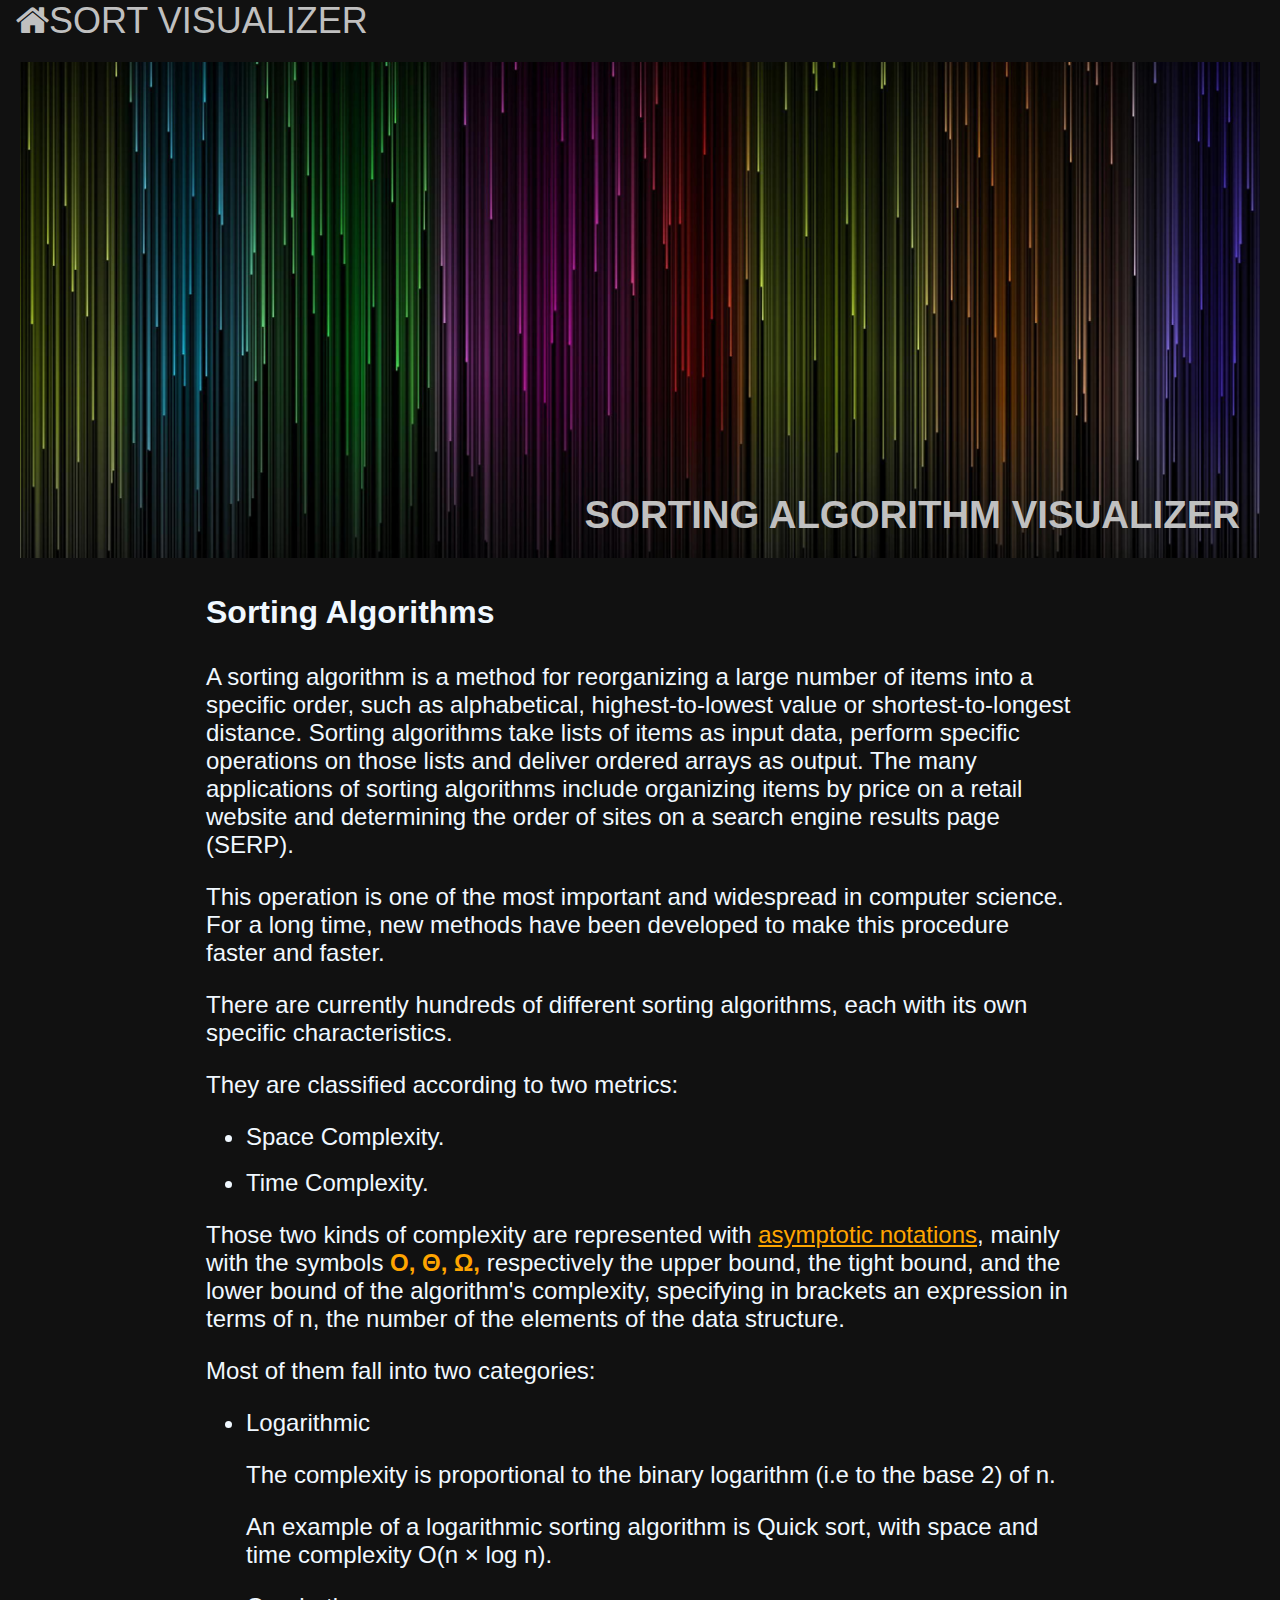
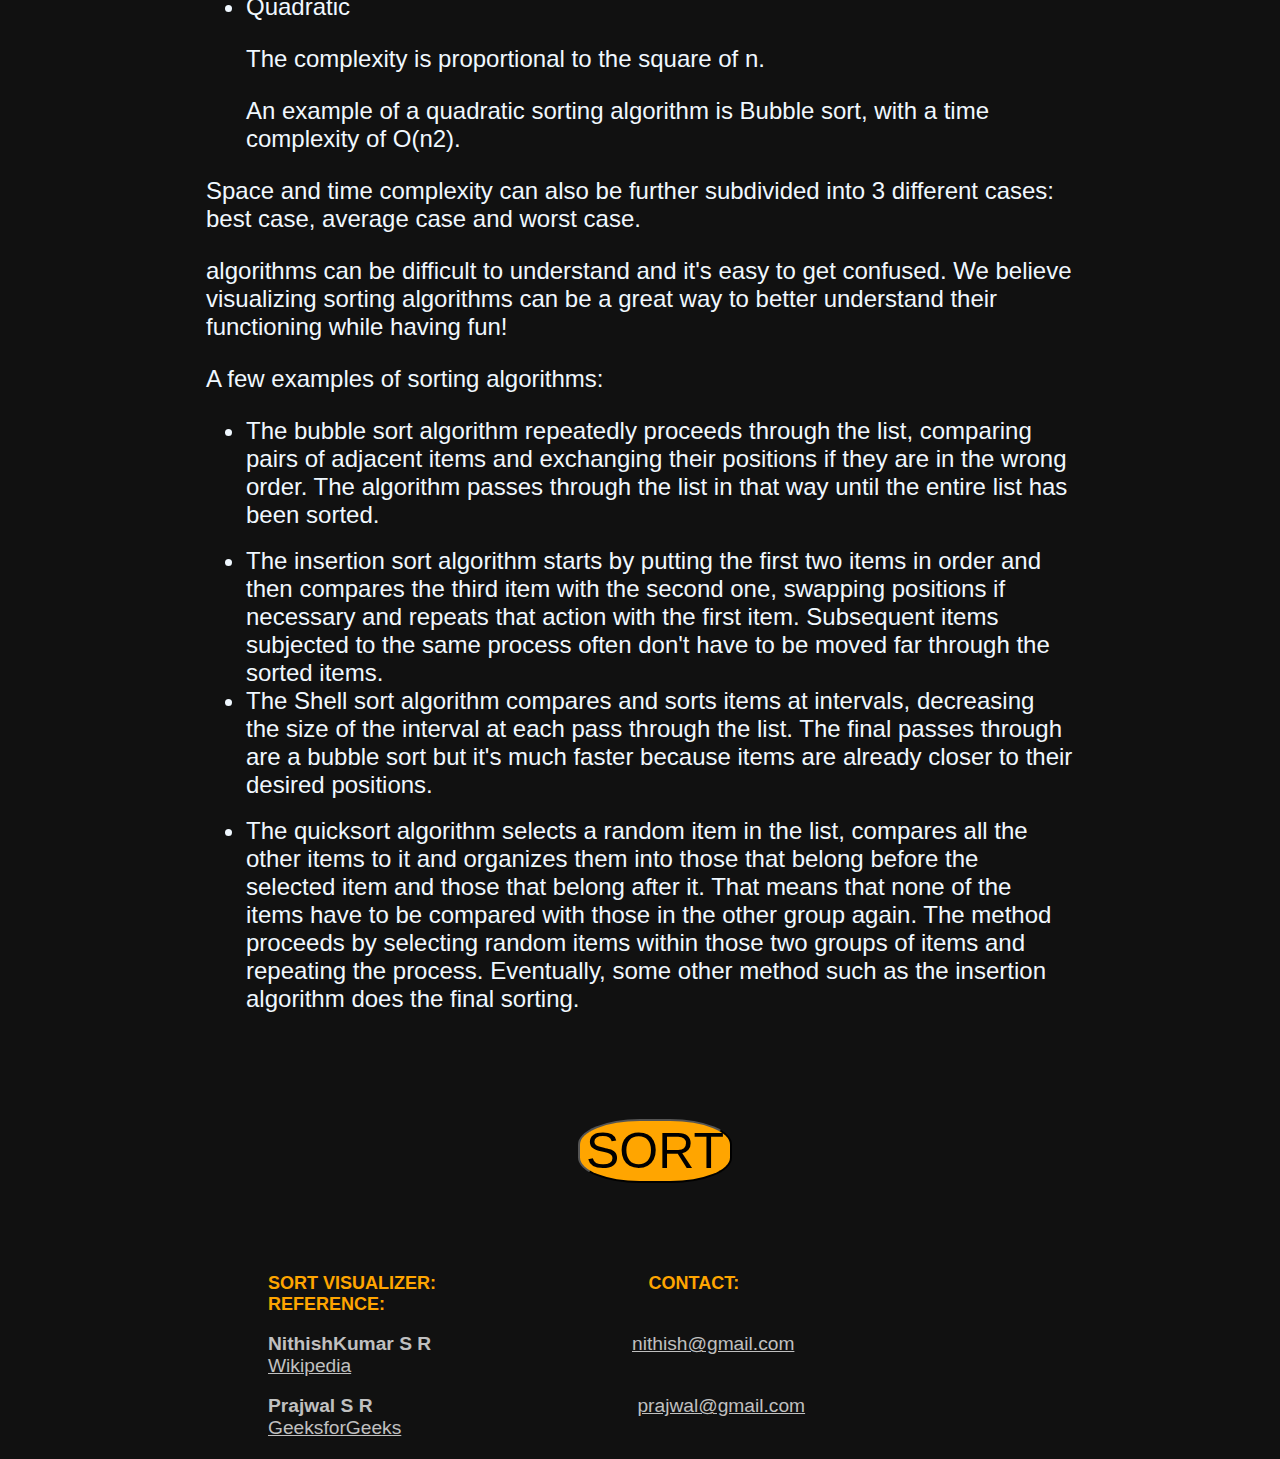
<file: index.html>
<!DOCTYPE html>
<html lang="en">
<head>
    <meta charset="UTF-8">
    <meta name="viewport" content="width=device-width, initial-scale=1.0">
    <title>ALGORITHM VISUALIZER</title>
    <link rel="stylesheet" href="https://cdnjs.cloudflare.com/ajax/libs/font-awesome/4.7.0/css/font-awesome.min.css">
    <link rel="stylesheet" href="css/style.css">
    <script>
       function myFunction() {
  var x = document.getElementById("myLinks");
  if (x.style.display === "block") {
    x.style.display = "none";
  } else {
    x.style.display = "block";
  }
}

 /*Set the width of the side navigation to 250px and the left margin of the page content to 250px */
function openNav() {
  document.getElementById("mySidenav").style.width = "250px";
  document.getElementById("main").style.marginLeft = "250px";
}

/* Set the width of the side navigation to 0 and the left margin of the page content to 0 */
function closeNav() {
  document.getElementById("mySidenav").style.width = "0";
  document.getElementById("main").style.marginLeft = "0";
}
    </script>
</head>
<body>

    <header>
        <span onclick="openNav()" class="home"><i class="fa fa-home"></i>SORT VISUALIZER</span>
        </header>
    <div id="mySidenav" class="sidenav">
            <a href="javascript:void(0)" class="closebtn" onclick="closeNav()">&times;</a>
            <a href="index.html">Home</a>
            <a href="#">QUADRATIC</a>
            <ol>
            <a href="bubblesort.html">Bubble Sort</a>
            <a href="selectinosort.html">Selection Sort</a>
            <a href="insertionsort.html">Insertion Sort</a></ol>
           <a href="#"> LOGARITHMIC</a>
            <ol>
            <a href="quicksort.html">Quick Sort</a>
            <a href="mergesort.html">Merge Sort</a>
            <a href="heapsort.html">Heap Sort</a>
            </ol>
        </div>
    <div id="main">
        <div class="container">
            <img src="image/sorting.jpg" alt="Snow" style="width:100%;">
            <div class="centered"><h1>SORTING ALGORITHM VISUALIZER</h1></div>
          </div>

          <!-- cover page text -->
        <div id="cover">
            <h3 style="font-family: 'Trebuchet MS', 'Lucida Sans Unicode', 'Lucida Grande', 'Lucida Sans', Arial, sans-serif;font-size: xx-large;">Sorting Algorithms</h3>
            <div id="text">
                <p>A sorting algorithm is a method for reorganizing a large number of items into a specific order, such as alphabetical, highest-to-lowest value or shortest-to-longest distance. Sorting algorithms take lists of items as input data, perform specific operations on those lists and deliver ordered arrays as output. The many applications of sorting algorithms include organizing items by price on a retail website and determining the order of sites on a search engine results page (SERP).</p>

                <p>This operation is one of the most important and widespread in computer science. For a long time, new methods have been developed to make this procedure faster and faster.</p>

                <p>There are currently hundreds of different sorting algorithms, each with its own specific characteristics.</p> 
                <p>They are classified according to two metrics: <br></p>
                <ul>
                  <li>Space Complexity.</li>
                  <br>
                  <li>Time Complexity.</li>
                </ul>

                <p>Those two kinds of complexity are represented with <u style="color: orange;">asymptotic notations</u>, mainly with the symbols <b style="color: orange;"> O, Θ, Ω, </b> respectively the upper bound, the tight bound, and the lower bound of the algorithm's complexity, specifying in brackets an expression in terms of n, the number of the elements of the data structure.</p>
                
                
               <p> Most of them fall into two categories:</p>
                <ul>
                <li>Logarithmic</li>
                <p>The complexity is proportional to the binary logarithm (i.e to the base 2) of n.</p>
                <p>An example of a logarithmic sorting algorithm is Quick sort, with space and time complexity O(n × log n).</p>

               <li>Quadratic</li>
                <p>The complexity is proportional to the square of n.</p>
                <p>An example of a quadratic sorting algorithm is Bubble sort, with a time complexity of O(n2).</p>
                </ul>
                
                <p>Space and time complexity can also be further subdivided into 3 different cases: best case, average case and worst case.</p>

                <p >algorithms can be difficult to understand and it's easy to get confused. We believe visualizing sorting algorithms can be a great way to better understand their functioning while having fun!</p>
                <p>A few examples of sorting algorithms:</p>
                <ul>
                <li>The bubble sort algorithm repeatedly proceeds through the list, comparing pairs of adjacent items and exchanging their positions if they are in the wrong order. The algorithm passes through the list in that way until the entire list has been sorted.</li><br>
                <li>The insertion sort algorithm starts by putting the first two items in order and then compares the third item with the second one, swapping positions if necessary and repeats that action with the first item. Subsequent items subjected to the same process often don't have to be moved far through the sorted items.</li>
                <li>The Shell sort algorithm compares and sorts items at intervals, decreasing the size of the interval at each pass through the list. The final passes through are a bubble sort but it's much faster because items are already closer to their desired positions.</li><br>
                <li>The quicksort algorithm selects a random item in the list, compares all the other items to it and organizes them into those that belong before the selected item and those that belong after it. That means that none of the items have to be compared with those in the other group again. The method proceeds by selecting random items within those two groups of items and repeating the process. Eventually, some other method such as the insertion algorithm does the final sorting.</li>
                </ul>
             </div>
        </div>
        <br><br><br><br> <br>
        <div class="button">
        <span onclick="openNav()"><button >SORT</button></span>
        </div>
        <br><br><br><br><br>
          <footer>
            <b class="lasthead">SORT VISUALIZER:</b>&emsp;&emsp;&emsp;&emsp;&emsp;&emsp;&emsp;&emsp;&emsp;&emsp;&emsp;&emsp;&emsp;
            <b class="lasthead">CONTACT:</b>&emsp;&emsp;&emsp;&emsp;&emsp;&emsp;&emsp;&emsp;&emsp;&emsp;&emsp;
            <b class="lasthead">REFERENCE:</b><br><br>
            <b class="last">NithishKumar S R</b>
            &emsp;&emsp;&emsp;&emsp;&emsp;&emsp;&emsp;&emsp;&emsp;&emsp;&emsp;&emsp;
            <a href="#" class="last">nithish@gmail.com</a>&emsp;&emsp;&emsp;&emsp;&emsp;&emsp;&emsp;&emsp;&emsp;&emsp;&emsp;
            <a href="https://www.google.co.in/url?sa=i&rct=j&q=&esrc=s&source=web&cd=&ved=0CDkQw7AJahcKEwigr8Gxi96AAxUAAAAAHQAAAAAQAg&url=https%3A%2F%2Fen.wikipedia.org%2Fwiki%2FSorting_algorithm&psig=AOvVaw0jT1cwR92UXIfIljXZMHBV&ust=1692169123762388&opi=89978449" class="last">Wikipedia</a><br><br>
            <b class="last">Prajwal S R</b>
            &emsp;&emsp;&emsp;&emsp;&emsp;&emsp;&emsp;&emsp;&emsp;&emsp;&emsp;&emsp;&emsp;&emsp;&emsp;&emsp;
            <a href="#" class="last">prajwal@gmail.com</a>&emsp;&emsp;&emsp;&emsp;&emsp;&emsp;&emsp;&emsp;&emsp;&emsp;
            <a href="https://www.google.co.in/url?sa=t&rct=j&q=&esrc=s&source=web&cd=&cad=rja&uact=8&ved=2ahUKEwimzpvHi96AAxUkcGwGHRscCT8QFnoECA0QAQ&url=https%3A%2F%2Fwww.geeksforgeeks.org%2Fsorting-algorithms%2F&usg=AOvVaw1TxZ01MdWgx72FdWekzdzg&opi=89978449" class="last">GeeksforGeeks</a><br>
        </footer>
    </div>
</body>
</html>
</file>
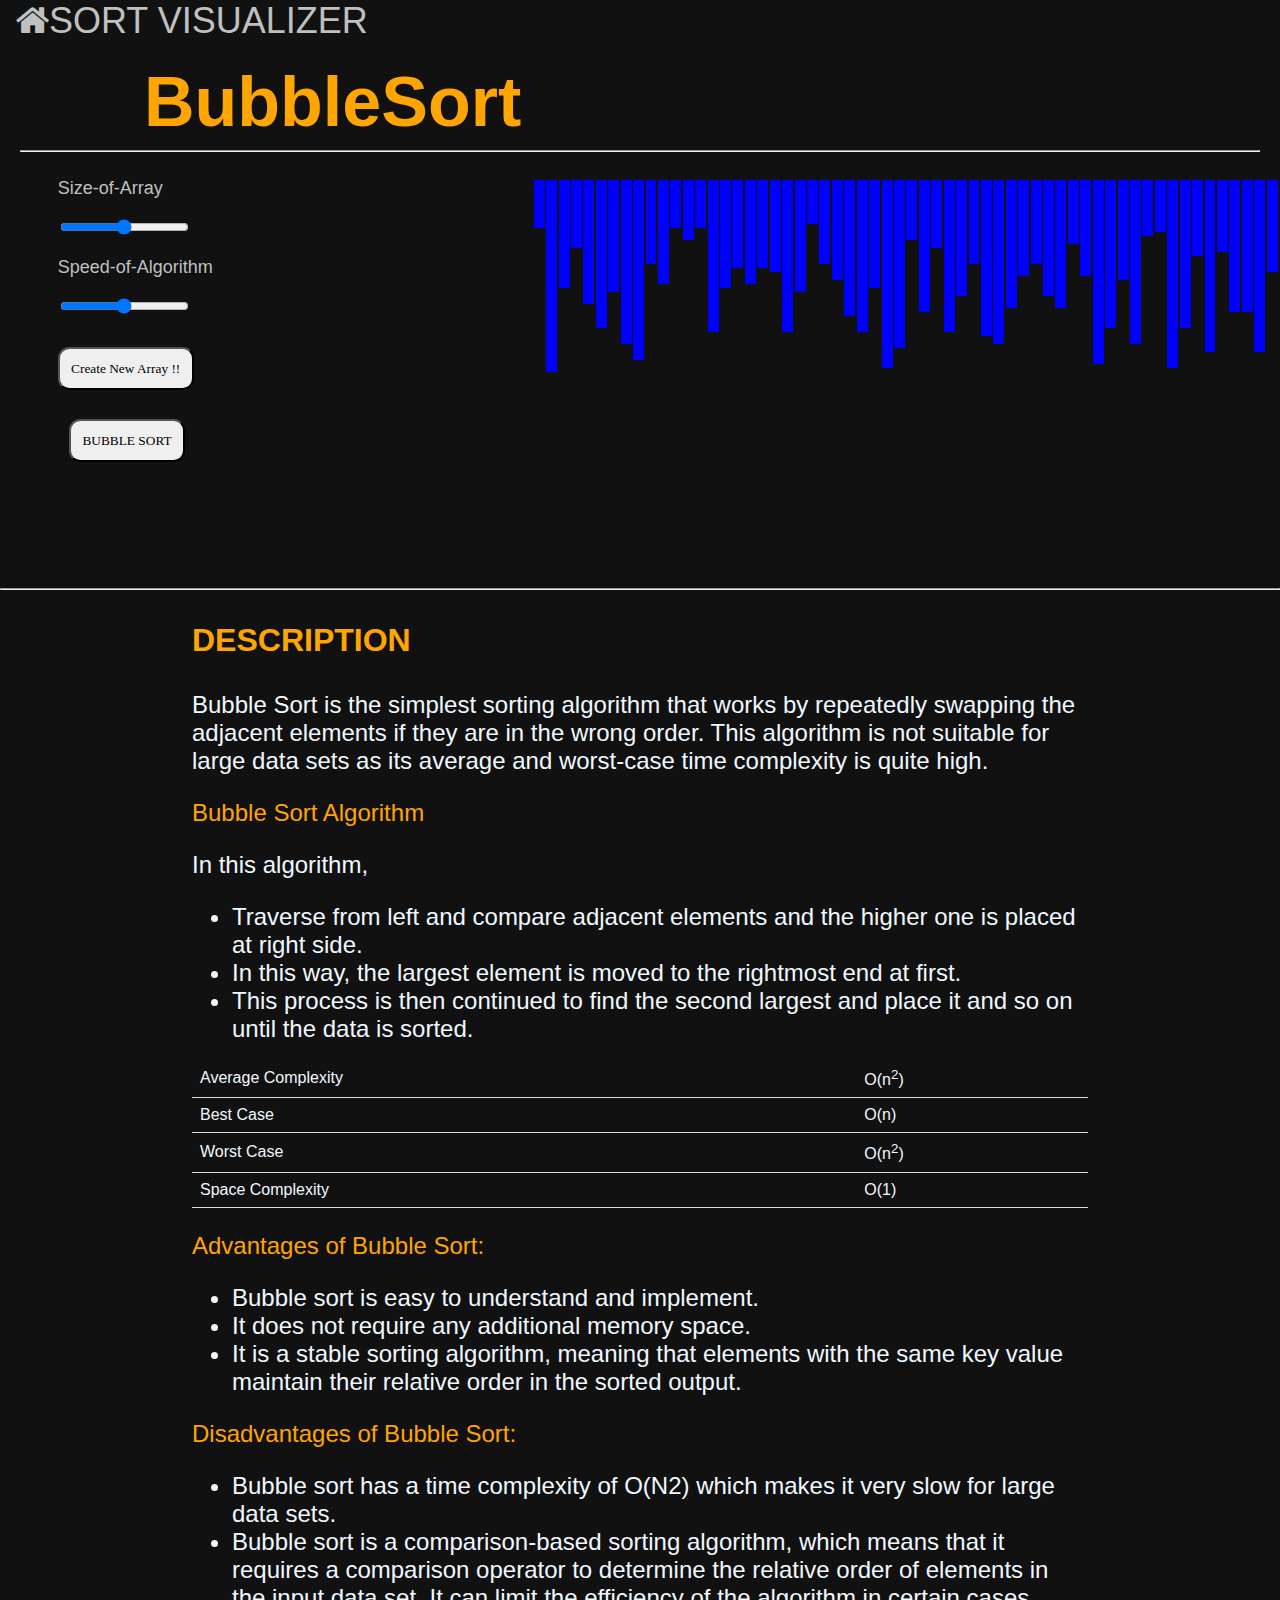
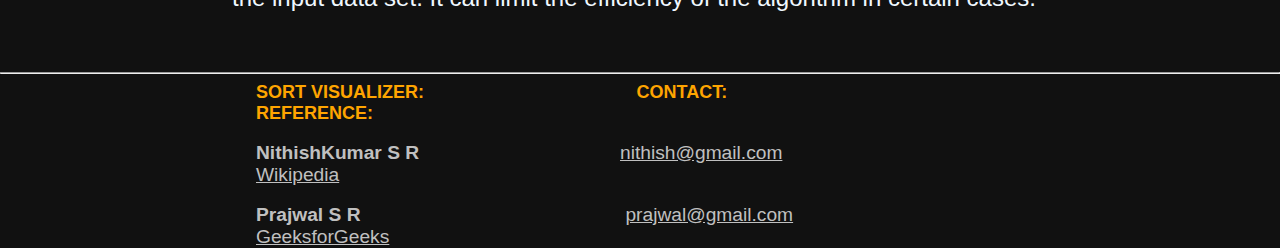
<file: bubblesort.html>
<!DOCTYPE html>
<html lang="en">
<head>
    <meta charset="UTF-8">
    <meta name="viewport" content="width=device-width, initial-scale=1.0">
    <link rel="stylesheet" href="https://cdnjs.cloudflare.com/ajax/libs/font-awesome/4.7.0/css/font-awesome.min.css">
    <title>BubbleSort</title>
    <link rel="stylesheet" href="css/bubbleCss.css">
    <script>
        function myFunction() {
  var x = document.getElementById("myLinks");
  if (x.style.display === "block") {
    x.style.display = "none";
  } else {
    x.style.display = "block";
  }
}

 /*Set the width of the side navigation to 250px and the left margin of the page content to 250px */
function openNav() {
  document.getElementById("mySidenav").style.width = "250px";
  document.getElementById("main").style.marginLeft = "250px";
}

/* Set the width of the side navigation to 0 and the left margin of the page content to 0 */
function closeNav() {
  document.getElementById("mySidenav").style.width = "0";
  document.getElementById("main").style.marginLeft = "0";
}

    </script>
</head>
<body>
     <header>
        <span onclick="openNav()" class="home"><i class="fa fa-home"></i>SORT VISUALIZER</span>
        </header>
    <div id="mySidenav" class="sidenav">
            <a href="javascript:void(0)" class="closebtn" onclick="closeNav()">&times;</a>
            <a href="index.html">Home</a>
            <a href="#">QUADRATIC</a>
            <ol>
            <a href="bubblesort.html">Bubble Sort</a>
            <a href="selectinosort.html">Selection Sort</a>
            <a href="insertionsort.html">Insertion Sort</a></ol>
           <a href="#"> LOGARITHMIC</a>
            <ol>
            <a href="quicksort.html">Quick Sort</a>
            <a href="mergesort.html">Merge Sort</a>
            <a href="heapsort.html">Heap Sort</a>
            </ol>
        </div>
        <div id="main">
        <b class="bubble">BubbleSort</b><br><hr>
        <div class="head1" >
          <p>Size-of-Array</p>
          <input type="range" id="a_size" min="20"  max="100" step="1">
          <p>Speed-of-Algorithm</p>
          <input type="range" id="a_speed" min="1" max="5" step="1"><br><br>
          <button id="a_create">Create New Array !!</button><br>
          <div class="head3">
           <br> <button>BUBBLE SORT</button>
          </div>
      </div>
      </div>
        </div>
      
        <section>
          <div class="content1">
          </div>
      
          <div id="container2">
      
          </div>
          </section><hr>
        </div>
        <div id="cover">
            <h3 style="font-family: 'Trebuchet MS', 'Lucida Sans Unicode', 'Lucida Grande', 'Lucida Sans', Arial, sans-serif;font-size: xx-large; color: orange;">
            DESCRIPTION</h3>
                      
             <p>Bubble Sort is the simplest sorting algorithm that works by repeatedly swapping the adjacent elements if they are in the wrong order. This algorithm is not suitable for large data sets as its average and worst-case time complexity is quite high.</p>

             <p style="color: orange;">Bubble Sort Algorithm</p>
             <p>In this algorithm,</p> 
             <ul>
            <li>Traverse from left and compare adjacent elements and the higher one is placed at right side.</li> 
             <li>In this way, the largest element is moved to the rightmost end at first.</li> 
             <li>This process is then continued to find the second largest and place it and so on until the data is sorted.</li>
             </ul>
                <table>
                  <tr>
                    <td>Average Complexity</td>
                    <td>O(n<sup>2</sup>)</td>
                  </tr>
                  <tr>
                    <td>Best Case</td>
                    <td>O(n)</td>
                  </tr>
                  <tr>
                    <td>Worst Case</td>
                    <td>O(n<sup>2</sup>)</td>
                  </tr>
                  <tr>
                    <td>Space Complexity</td>
                    <td>O(1)</td>
                  </tr>
                </table>
                <p style="color: orange;">Advantages of Bubble Sort:</p>
                <ul>
                <li>Bubble sort is easy to understand and implement.</li>
                <li>It does not require any additional memory space.</li>
                <li>It is a stable sorting algorithm, meaning that elements with the same key value maintain their relative order in the sorted output.</li></ul>
                <p style="color: orange;">Disadvantages of Bubble Sort:</p>
                <ul>
                <li>Bubble sort has a time complexity of O(N2) which makes it very slow for large data sets.</li>
                <li>Bubble sort is a comparison-based sorting algorithm, which means that it requires a comparison operator to determine the relative order of elements in the input data set. It can limit the efficiency of the algorithm in certain cases.</li></ul>
            </div><br><br>
        <hr> 
        <div>
          <footer>
            <b class="lasthead">SORT VISUALIZER:</b>&emsp;&emsp;&emsp;&emsp;&emsp;&emsp;&emsp;&emsp;&emsp;&emsp;&emsp;&emsp;&emsp;
            <b class="lasthead">CONTACT:</b>&emsp;&emsp;&emsp;&emsp;&emsp;&emsp;&emsp;&emsp;&emsp;&emsp;&emsp;
            <b class="lasthead">REFERENCE:</b><br><br>
            <b class="last">NithishKumar S R</b>
            &emsp;&emsp;&emsp;&emsp;&emsp;&emsp;&emsp;&emsp;&emsp;&emsp;&emsp;&emsp;
            <a href="#" class="last">nithish@gmail.com</a>&emsp;&emsp;&emsp;&emsp;&emsp;&emsp;&emsp;&emsp;&emsp;&emsp;&emsp;
            <a href="https://www.google.co.in/url?sa=i&rct=j&q=&esrc=s&source=web&cd=&ved=0CDkQw7AJahcKEwigr8Gxi96AAxUAAAAAHQAAAAAQAg&url=https%3A%2F%2Fen.wikipedia.org%2Fwiki%2FSorting_algorithm&psig=AOvVaw0jT1cwR92UXIfIljXZMHBV&ust=1692169123762388&opi=89978449" class="last">Wikipedia</a><br><br>
            <b class="last">Prajwal S R</b>
            &emsp;&emsp;&emsp;&emsp;&emsp;&emsp;&emsp;&emsp;&emsp;&emsp;&emsp;&emsp;&emsp;&emsp;&emsp;&emsp;
            <a href="#" class="last">prajwal@gmail.com</a>&emsp;&emsp;&emsp;&emsp;&emsp;&emsp;&emsp;&emsp;&emsp;&emsp;
            <a href="https://www.google.co.in/url?sa=t&rct=j&q=&esrc=s&source=web&cd=&cad=rja&uact=8&ved=2ahUKEwimzpvHi96AAxUkcGwGHRscCT8QFnoECA0QAQ&url=https%3A%2F%2Fwww.geeksforgeeks.org%2Fsorting-algorithms%2F&usg=AOvVaw1TxZ01MdWgx72FdWekzdzg&opi=89978449" class="last">GeeksforGeeks</a><br>
        </footer>
          <script src="javascript/bubblesort.js"></script>
          <script src="javascript/First.js"></script>
          <script src="javascript/Second.js"></script>
</body>
</html>
</file>
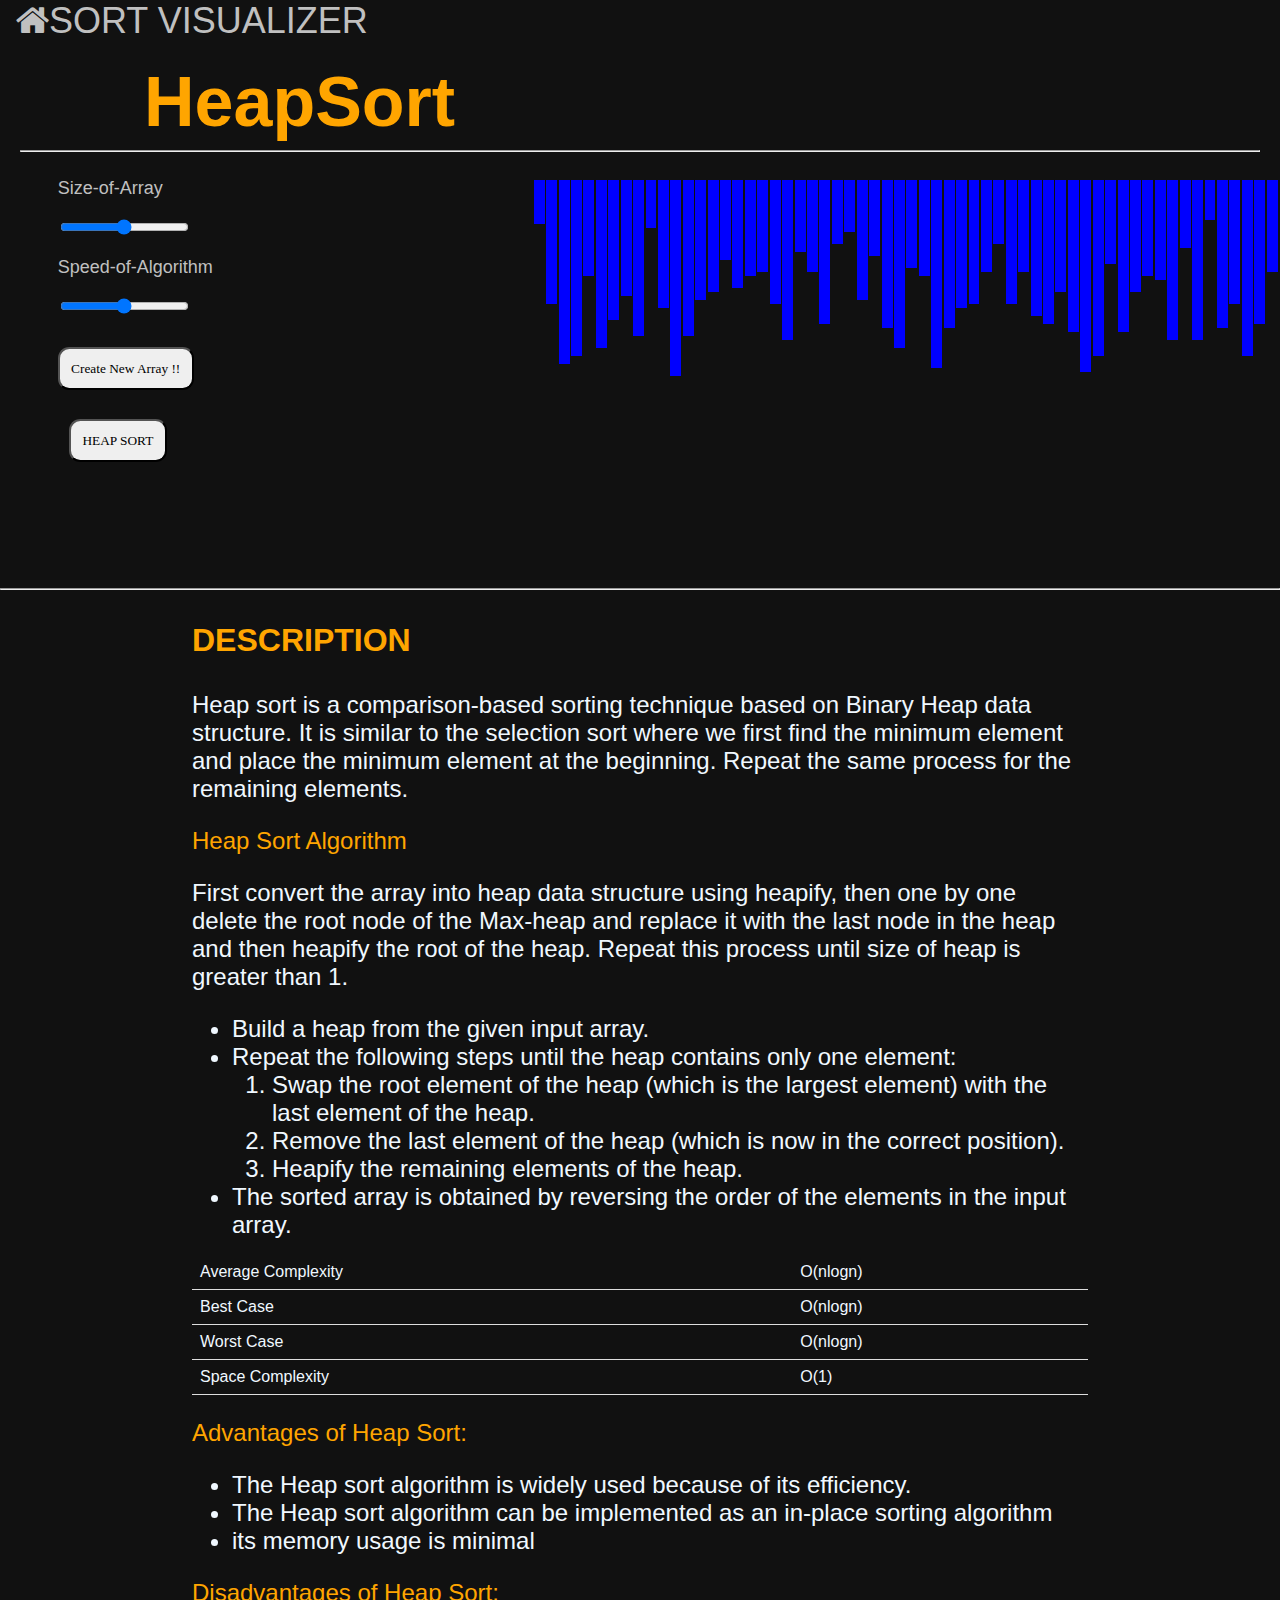
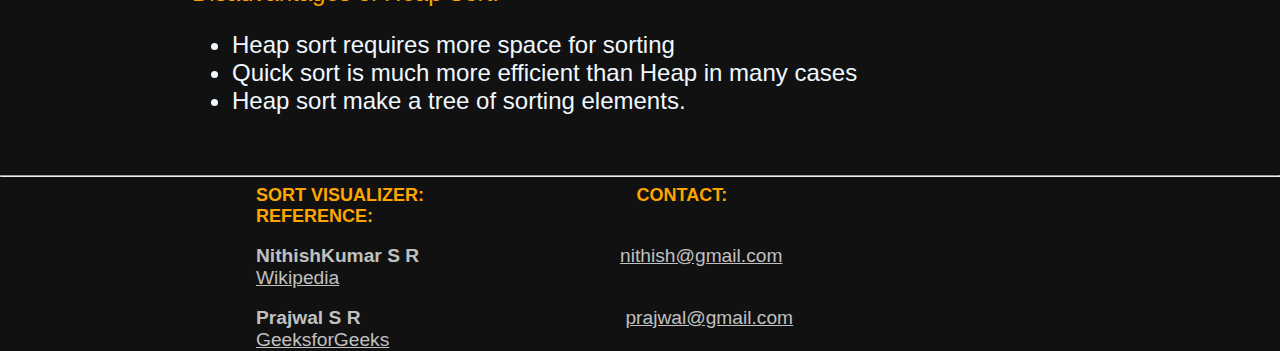
<file: heapsort.html>
<!DOCTYPE html>
<html lang="en">
<head>
    <meta charset="UTF-8">
    <meta name="viewport" content="width=device-width, initial-scale=1.0">
    <link rel="stylesheet" href="https://cdnjs.cloudflare.com/ajax/libs/font-awesome/4.7.0/css/font-awesome.min.css">
    <title>HeapSort</title>
    <link rel="stylesheet" href="css/bubbleCss.css">

    <script>
        function myFunction() {
  var x = document.getElementById("myLinks");
  if (x.style.display === "block") {
    x.style.display = "none";
  } else {
    x.style.display = "block";
  }
}

 /*Set the width of the side navigation to 250px and the left margin of the page content to 250px */
function openNav() {
  document.getElementById("mySidenav").style.width = "250px";
  document.getElementById("main").style.marginLeft = "250px";
}

/* Set the width of the side navigation to 0 and the left margin of the page content to 0 */
function closeNav() {
  document.getElementById("mySidenav").style.width = "0";
  document.getElementById("main").style.marginLeft = "0";
}

    </script>
</head>
<body>
     <header>
        <span onclick="openNav()" class="home"><i class="fa fa-home"></i>SORT VISUALIZER</span>
        </header>
    <div id="mySidenav" class="sidenav">
            <a href="javascript:void(0)" class="closebtn" onclick="closeNav()">&times;</a>
            <a href="index.html">Home</a>
            <a href="#">QUADRATIC</a>
            <ol>
            <a href="bubblesort.html">Bubble Sort</a>
            <a href="selectinosort.html">Selection Sort</a>
            <a href="insertionsort.html">Insertion Sort</a></ol>
           <a href="#"> LOGARITHMIC</a>
            <ol>
            <a href="quicksort.html">Quick Sort</a>
            <a href="mergesort.html">Merge Sort</a>
            <a href="heapsort.html">Heap Sort</a>
            </ol>
        </div>
    <div id="main">
        <b class="bubble">HeapSort</b><br><hr>
        <div class="head1" >
          <p>Size-of-Array</p>
          <input type="range" id="a_size" min="20"  max="100" step="1">
          <p>Speed-of-Algorithm</p>
          <input type="range" id="a_speed" min="1" max="5" step="1"><br><br>
          <button id="a_create">Create New Array !!</button><br>
          <div class="head3">
           <br> <button>HEAP SORT</button>
          </div>
      </div>
      </div>
        </div>
      
        <section>
          <div class="content1">
          </div>
      
          <div id="container2">
      
          </div>
          </section><hr>
        </div>
        <div id="cover">
            <h3 style="font-family: 'Trebuchet MS', 'Lucida Sans Unicode', 'Lucida Grande', 'Lucida Sans', Arial, sans-serif;font-size: xx-large; color: orange;">
            DESCRIPTION</h3>
            <p>Heap sort is a comparison-based sorting technique based on Binary Heap data structure. It is similar to the selection sort where we first find the minimum element and place the minimum element at the beginning. Repeat the same process for the remaining elements.</p>
            <p style="color: orange;">Heap Sort Algorithm</p>
            <p>First convert the array into heap data structure using heapify, then one by one delete the root node of the Max-heap and replace it with the last node in the heap and then heapify the root of the heap. Repeat this process until size of heap is greater than 1.</p>
            <ul>
                <li>Build a heap from the given input array.</li>
                <li>Repeat the following steps until the heap contains only one element:</li>
                <ol>
                    <li>Swap the root element of the heap (which is the largest element) with the last element of the heap.</li>
                    <li>Remove the last element of the heap (which is now in the correct position).</li>
                    <li>Heapify the remaining elements of the heap.</li>
                </ol>
                <li>The sorted array is obtained by reversing the order of the elements in the input array.</li>
            </ul>
                <table>
                  <tr>
                    <td>Average Complexity</td>
                    <td>O(nlogn)</td>
                  </tr>
                  <tr>
                    <td>Best Case</td>
                    <td>O(nlogn)</td>
                  </tr>
                  <tr>
                    <td>Worst Case</td>
                    <td>O(nlogn)</td>
                  </tr>
                  <tr>
                    <td>Space Complexity</td>
                    <td>O(1)</td>
                  </tr>
                </table>
                <p style="color: orange;">Advantages of Heap Sort:</p>
                <ul>
                    <li>The Heap sort algorithm is widely used because of its efficiency.</li>
                    <li>The Heap sort algorithm can be implemented as an in-place sorting algorithm</li>
                    <li>its memory usage is minimal</li>
                </ul>
                <p style="color: orange;">Disadvantages of Heap Sort:</p>
                <ul>
                   <li>Heap sort requires more space for sorting</li>
                   <li>Quick sort is much more efficient than Heap in many cases</li>
                   <li>Heap sort make a tree of sorting elements.</li>
                </ul>
            </div><br><br>
        <hr> 
        <div>
          <footer>
            <b class="lasthead">SORT VISUALIZER:</b>&emsp;&emsp;&emsp;&emsp;&emsp;&emsp;&emsp;&emsp;&emsp;&emsp;&emsp;&emsp;&emsp;
            <b class="lasthead">CONTACT:</b>&emsp;&emsp;&emsp;&emsp;&emsp;&emsp;&emsp;&emsp;&emsp;&emsp;&emsp;
            <b class="lasthead">REFERENCE:</b><br><br>
            <b class="last">NithishKumar S R</b>
            &emsp;&emsp;&emsp;&emsp;&emsp;&emsp;&emsp;&emsp;&emsp;&emsp;&emsp;&emsp;
            <a href="#" class="last">nithish@gmail.com</a>&emsp;&emsp;&emsp;&emsp;&emsp;&emsp;&emsp;&emsp;&emsp;&emsp;&emsp;
            <a href="https://www.google.co.in/url?sa=i&rct=j&q=&esrc=s&source=web&cd=&ved=0CDkQw7AJahcKEwigr8Gxi96AAxUAAAAAHQAAAAAQAg&url=https%3A%2F%2Fen.wikipedia.org%2Fwiki%2FSorting_algorithm&psig=AOvVaw0jT1cwR92UXIfIljXZMHBV&ust=1692169123762388&opi=89978449" class="last">Wikipedia</a><br><br>
            <b class="last">Prajwal S R</b>
            &emsp;&emsp;&emsp;&emsp;&emsp;&emsp;&emsp;&emsp;&emsp;&emsp;&emsp;&emsp;&emsp;&emsp;&emsp;&emsp;
            <a href="#" class="last">prajwal@gmail.com</a>&emsp;&emsp;&emsp;&emsp;&emsp;&emsp;&emsp;&emsp;&emsp;&emsp;
            <a href="https://www.google.co.in/url?sa=t&rct=j&q=&esrc=s&source=web&cd=&cad=rja&uact=8&ved=2ahUKEwimzpvHi96AAxUkcGwGHRscCT8QFnoECA0QAQ&url=https%3A%2F%2Fwww.geeksforgeeks.org%2Fsorting-algorithms%2F&usg=AOvVaw1TxZ01MdWgx72FdWekzdzg&opi=89978449" class="last">GeeksforGeeks</a><br>
          </div>
        </footer>
    </div>
          <script src="javascript/heap_sort.js"></script>
          <script src="javascript/First.js"></script>
          <script src="javascript/Second.js"></script>
</body>
</html>
</file>
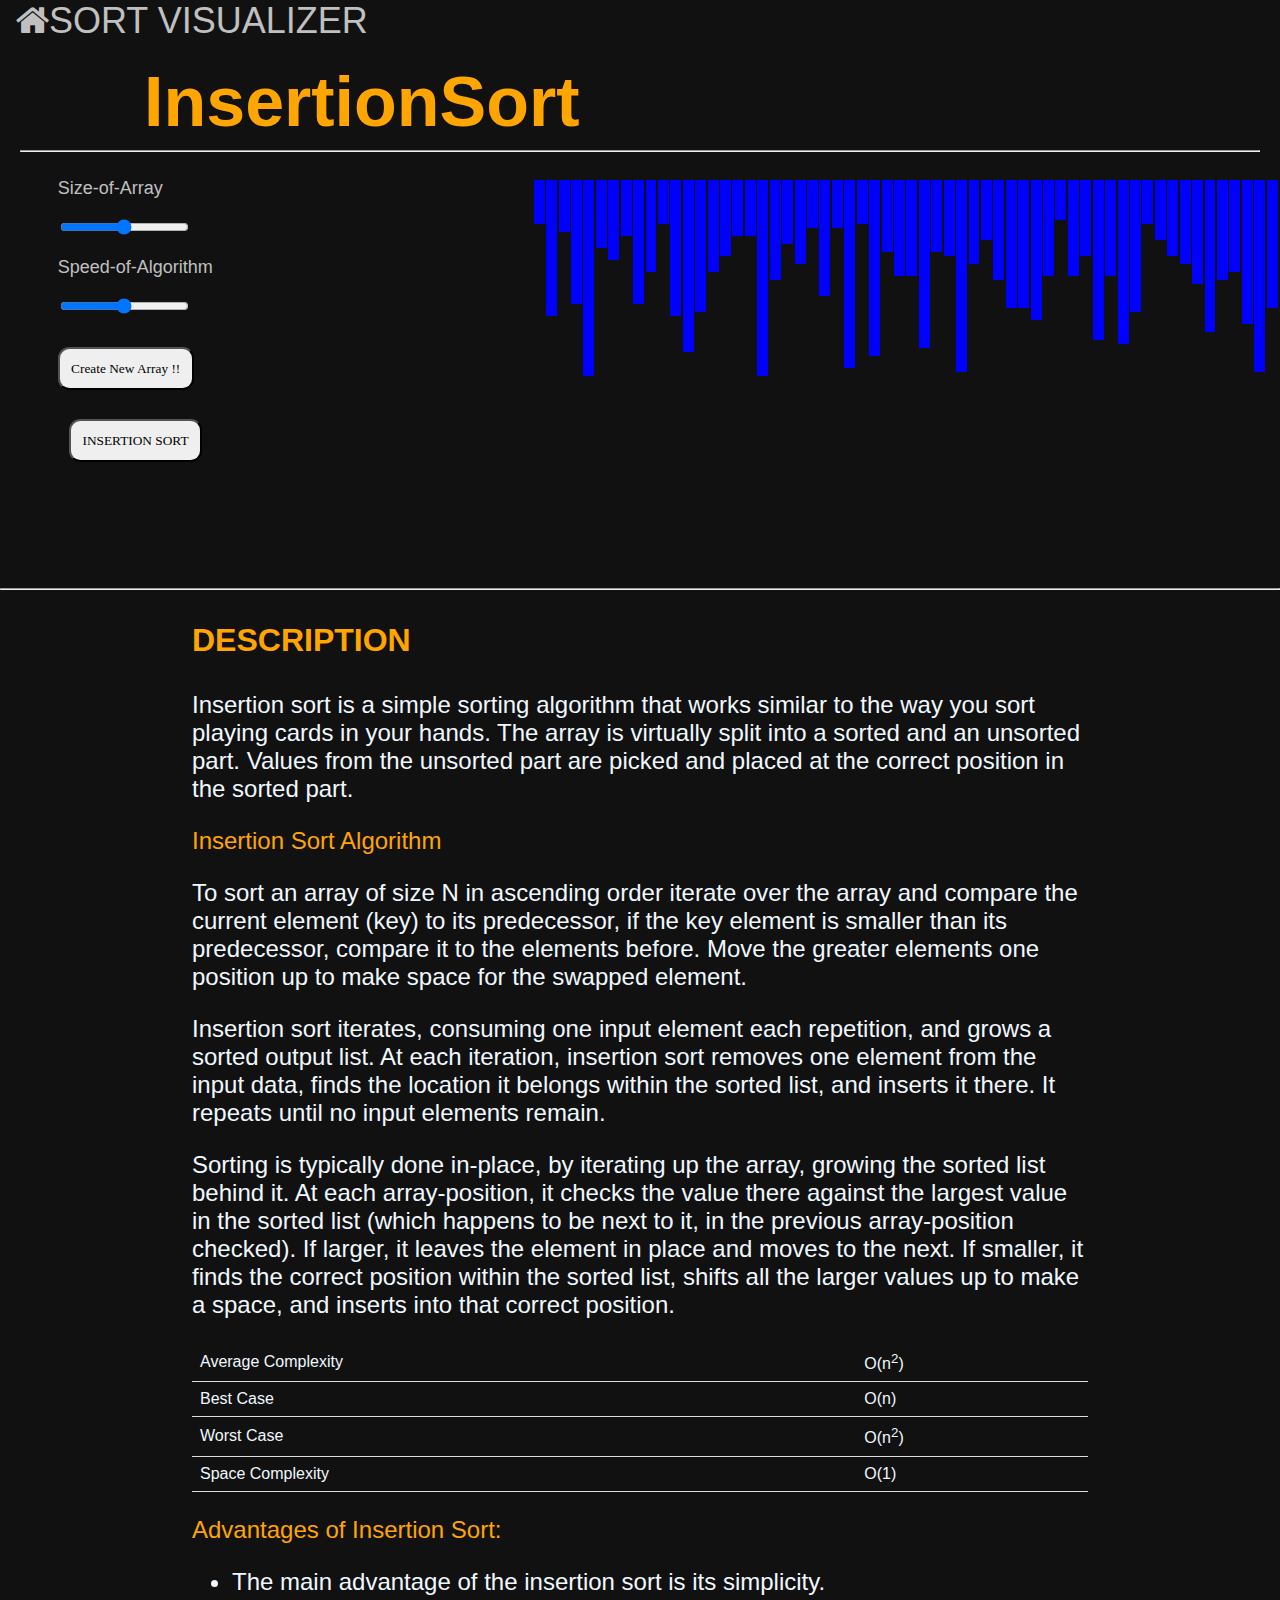
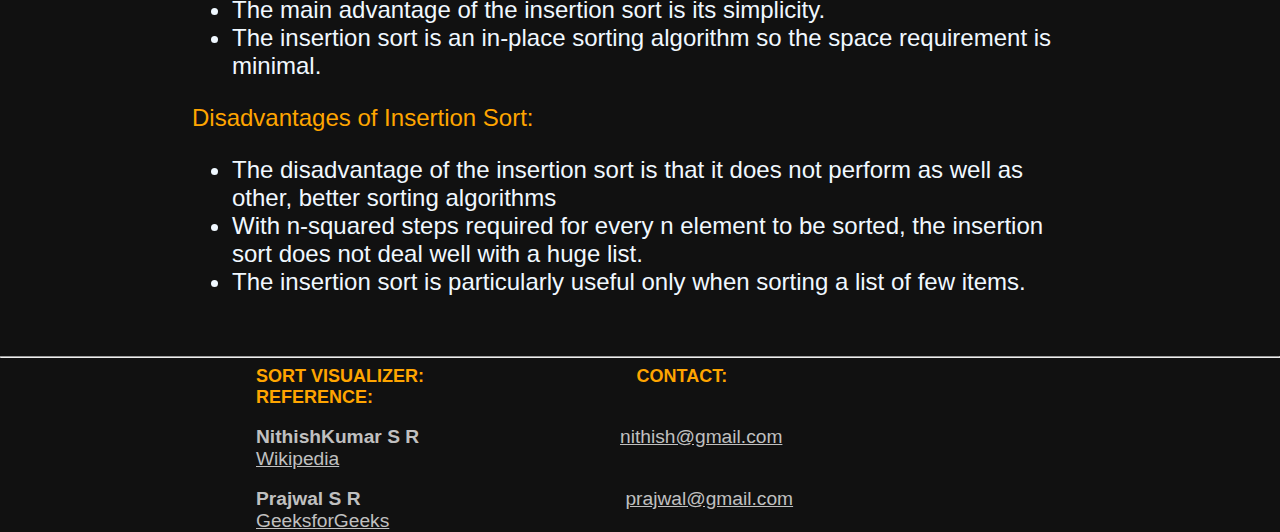
<file: insertionsort.html>
<!DOCTYPE html>
<html lang="en">
<head>
    <meta charset="UTF-8">
    <meta name="viewport" content="width=device-width, initial-scale=1.0">
    <link rel="stylesheet" href="https://cdnjs.cloudflare.com/ajax/libs/font-awesome/4.7.0/css/font-awesome.min.css">
    <title>InsertionSort</title>
    <link rel="stylesheet" href="css/bubbleCss.css">
    <script>
        function myFunction() {
  var x = document.getElementById("myLinks");
  if (x.style.display === "block") {
    x.style.display = "none";
  } else {
    x.style.display = "block";
  }
}

 /*Set the width of the side navigation to 250px and the left margin of the page content to 250px */
function openNav() {
  document.getElementById("mySidenav").style.width = "250px";
  document.getElementById("main").style.marginLeft = "250px";
}

/* Set the width of the side navigation to 0 and the left margin of the page content to 0 */
function closeNav() {
  document.getElementById("mySidenav").style.width = "0";
  document.getElementById("main").style.marginLeft = "0";
}

    </script>
</head>
<body>
     <header>
        <span onclick="openNav()" class="home"><i class="fa fa-home"></i>SORT VISUALIZER</span>
        </header>
    <div id="mySidenav" class="sidenav">
            <a href="javascript:void(0)" class="closebtn" onclick="closeNav()">&times;</a>
            <a href="index.html">Home</a>
            <a href="#">QUADRATIC</a>
            <ol>
            <a href="bubblesort.html">Bubble Sort</a>
            <a href="selectinosort.html">Selection Sort</a>
            <a href="insertionsort.html">Insertion Sort</a></ol>
           <a href="#"> LOGARITHMIC</a>
            <ol>
            <a href="quicksort.html">Quick Sort</a>
            <a href="mergesort.html">Merge Sort</a>
            <a href="heapsort.html">Heap Sort</a>
            </ol>
        </div>
    <div id="main">
        <b class="bubble">InsertionSort</b><br><hr>
        <div class="head1" >
          <p>Size-of-Array</p>
          <input type="range" id="a_size" min="20"  max="100" step="1">
          <p>Speed-of-Algorithm</p>
          <input type="range" id="a_speed" min="1" max="5" step="1"><br><br>
          <button id="a_create">Create New Array !!</button><br>
          <div class="head3">
           <br> <button>INSERTION SORT</button>
          </div>
      </div>
      </div>
        </div>
      
        <section>
          <div class="content1">
          </div>
      
          <div id="container2">
      
          </div>
          </section><hr>
        </div>
        <div id="cover">
            <h3 style="font-family: 'Trebuchet MS', 'Lucida Sans Unicode', 'Lucida Grande', 'Lucida Sans', Arial, sans-serif;font-size: xx-large; color: orange;">
            DESCRIPTION</h3>
                      
             <p>Insertion sort is a simple sorting algorithm that works similar to the way you sort playing cards in your hands. The array is virtually split into a sorted and an unsorted part. Values from the unsorted part are picked and placed at the correct position in the sorted part.</p>
             <p style="color: orange;">Insertion Sort Algorithm</p>
             <p>To sort an array of size N in ascending order iterate over the array and compare the current element (key) to its predecessor, if the key element is smaller than its predecessor, compare it to the elements before. Move the greater elements one position up to make space for the swapped element.</p>
             <p>Insertion sort iterates, consuming one input element each repetition, and grows a sorted output list. At each iteration, insertion sort removes one element from the input data, finds the location it belongs within the sorted list, and inserts it there. It repeats until no input elements remain.</p>
             <p>Sorting is typically done in-place, by iterating up the array, growing the sorted list behind it. At each array-position, it checks the value there against the largest value in the sorted list (which happens to be next to it, in the previous array-position checked). If larger, it leaves the element in place and moves to the next. If smaller, it finds the correct position within the sorted list, shifts all the larger values up to make a space, and inserts into that correct position.</p>
                <table>
                  <tr>
                    <td>Average Complexity</td>
                    <td>O(n<sup>2</sup>)</td>
                  </tr>
                  <tr>
                    <td>Best Case</td>
                    <td>O(n)</td>
                  </tr>
                  <tr>
                    <td>Worst Case</td>
                    <td>O(n<sup>2</sup>)</td>
                  </tr>
                  <tr>
                    <td>Space Complexity</td>
                    <td>O(1)</td>
                  </tr>
                </table>
                <p style="color: orange;">Advantages of Insertion Sort:</p>
                <ul>
                    <li>The main advantage of the insertion sort is its simplicity.</li>
                    <li>The main advantage of the insertion sort is its simplicity.</li>
                    <li>The insertion sort is an in-place sorting algorithm so the space requirement is minimal.</li>
                </ul>
                <p style="color: orange;">Disadvantages of Insertion Sort:</p>
                <ul>
                    <li>The disadvantage of the insertion sort is that it does not perform as well as other, better sorting algorithms</li>
                    <li>With n-squared steps required for every n element to be sorted, the insertion sort does not deal well with a huge list.</li>
                    <li>The insertion sort is particularly useful only when sorting a list of few items.</li>
               </ul>
            </div><br><br>
        <hr> 
        <div>
          <footer>
            <b class="lasthead">SORT VISUALIZER:</b>&emsp;&emsp;&emsp;&emsp;&emsp;&emsp;&emsp;&emsp;&emsp;&emsp;&emsp;&emsp;&emsp;
            <b class="lasthead">CONTACT:</b>&emsp;&emsp;&emsp;&emsp;&emsp;&emsp;&emsp;&emsp;&emsp;&emsp;&emsp;
            <b class="lasthead">REFERENCE:</b><br><br>
            <b class="last">NithishKumar S R</b>
            &emsp;&emsp;&emsp;&emsp;&emsp;&emsp;&emsp;&emsp;&emsp;&emsp;&emsp;&emsp;
            <a href="#" class="last">nithish@gmail.com</a>&emsp;&emsp;&emsp;&emsp;&emsp;&emsp;&emsp;&emsp;&emsp;&emsp;&emsp;
            <a href="https://www.google.co.in/url?sa=i&rct=j&q=&esrc=s&source=web&cd=&ved=0CDkQw7AJahcKEwigr8Gxi96AAxUAAAAAHQAAAAAQAg&url=https%3A%2F%2Fen.wikipedia.org%2Fwiki%2FSorting_algorithm&psig=AOvVaw0jT1cwR92UXIfIljXZMHBV&ust=1692169123762388&opi=89978449" class="last">Wikipedia</a><br><br>
            <b class="last">Prajwal S R</b>
            &emsp;&emsp;&emsp;&emsp;&emsp;&emsp;&emsp;&emsp;&emsp;&emsp;&emsp;&emsp;&emsp;&emsp;&emsp;&emsp;
            <a href="#" class="last">prajwal@gmail.com</a>&emsp;&emsp;&emsp;&emsp;&emsp;&emsp;&emsp;&emsp;&emsp;&emsp;
            <a href="https://www.google.co.in/url?sa=t&rct=j&q=&esrc=s&source=web&cd=&cad=rja&uact=8&ved=2ahUKEwimzpvHi96AAxUkcGwGHRscCT8QFnoECA0QAQ&url=https%3A%2F%2Fwww.geeksforgeeks.org%2Fsorting-algorithms%2F&usg=AOvVaw1TxZ01MdWgx72FdWekzdzg&opi=89978449" class="last">GeeksforGeeks</a><br>
          </div>
        </footer>
    </div>
          <script src="javascript/insertion_sort.js"></script>
          <script src="javascript/First.js"></script>
          <script src="javascript/Second.js"></script>
</body>
</html>
</file>
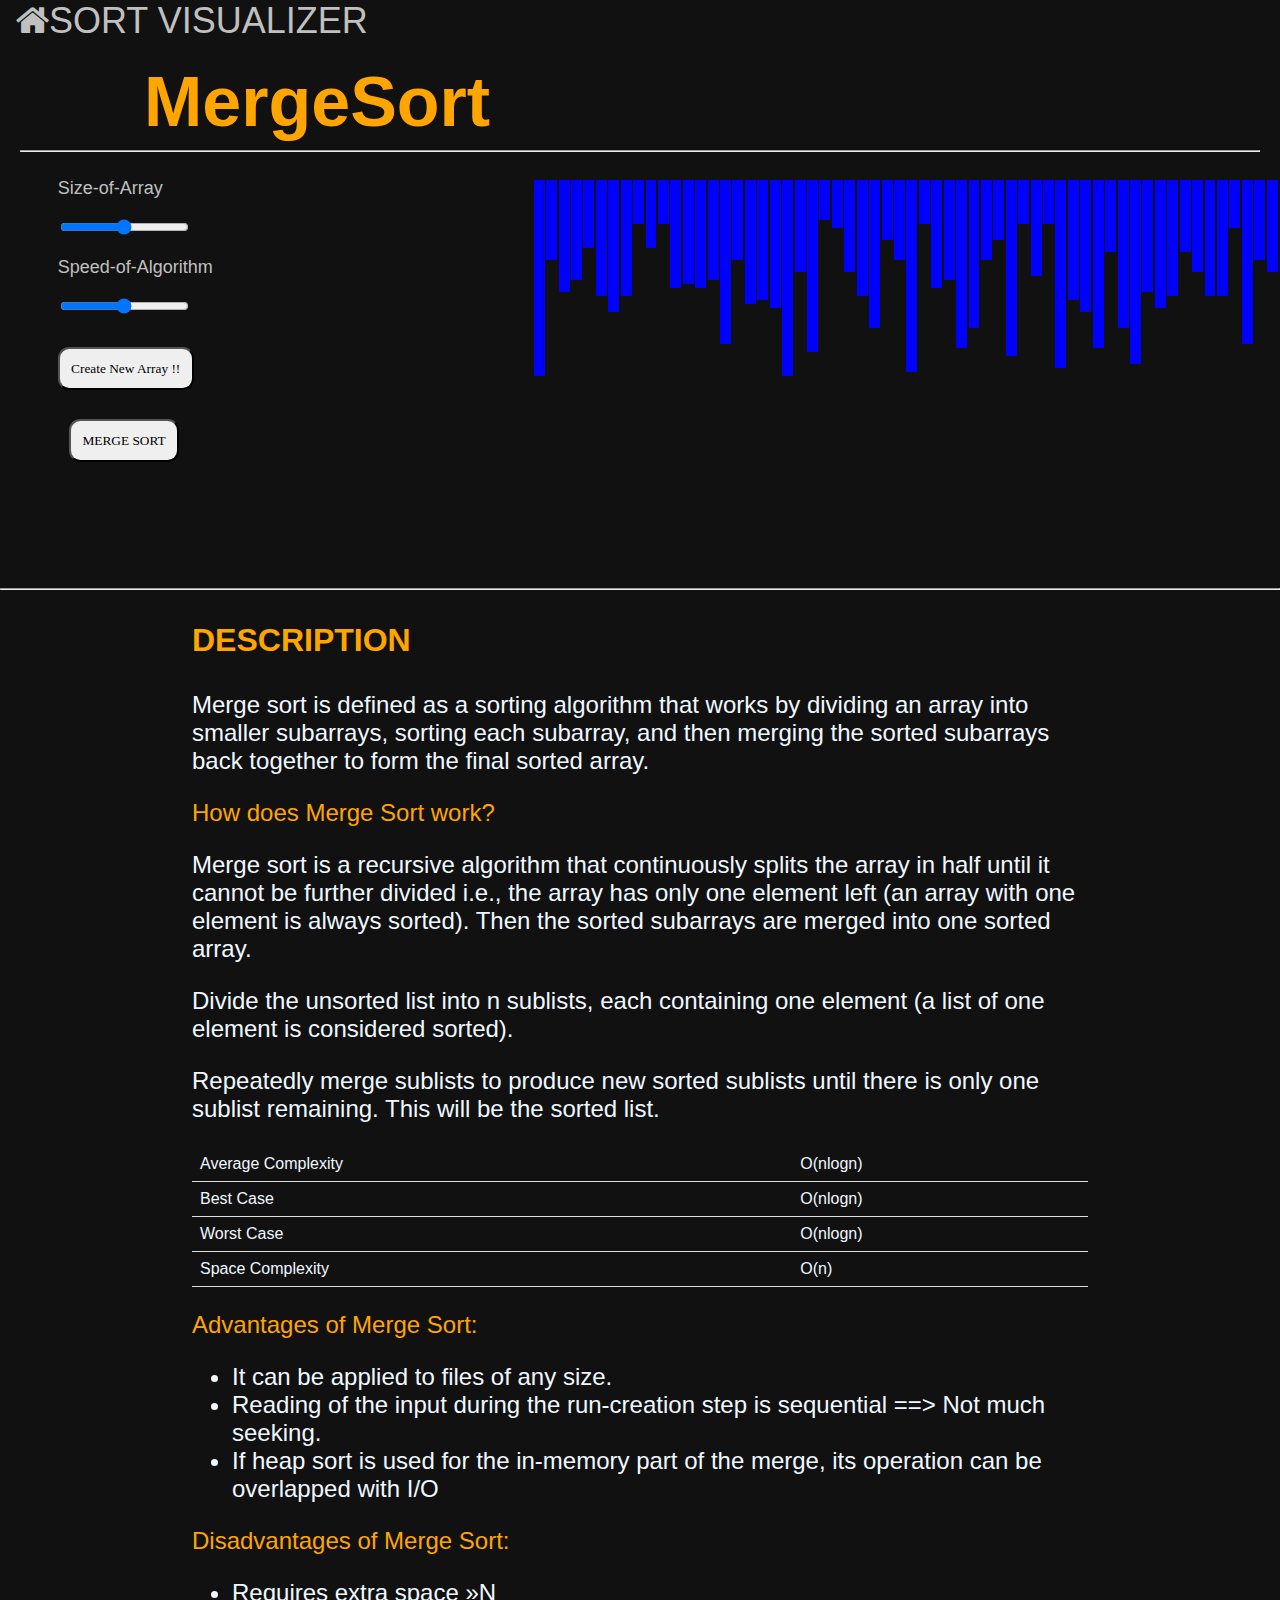
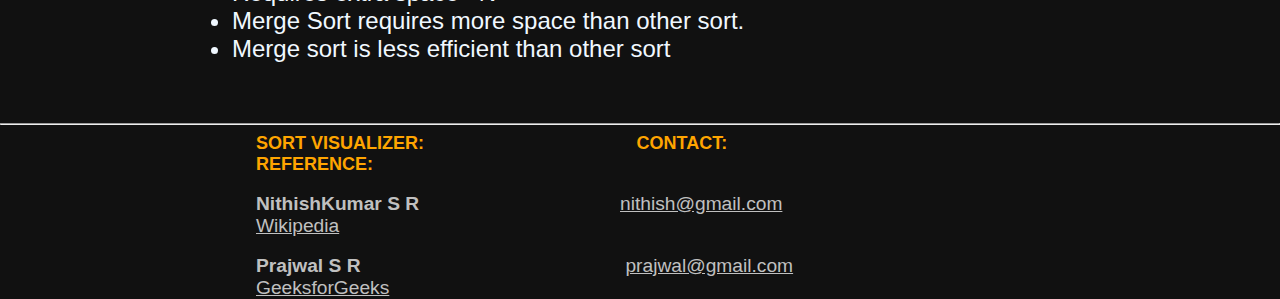
<file: mergesort.html>
<!DOCTYPE html>
<html lang="en">
<head>
    <meta charset="UTF-8">
    <meta name="viewport" content="width=device-width, initial-scale=1.0">
    <link rel="stylesheet" href="https://cdnjs.cloudflare.com/ajax/libs/font-awesome/4.7.0/css/font-awesome.min.css">
    <title>MergeSort</title>
    <link rel="stylesheet" href="css/bubbleCss.css">

    <script>
        function myFunction() {
  var x = document.getElementById("myLinks");
  if (x.style.display === "block") {
    x.style.display = "none";
  } else {
    x.style.display = "block";
  }
}

 /*Set the width of the side navigation to 250px and the left margin of the page content to 250px */
function openNav() {
  document.getElementById("mySidenav").style.width = "250px";
  document.getElementById("main").style.marginLeft = "250px";
}

/* Set the width of the side navigation to 0 and the left margin of the page content to 0 */
function closeNav() {
  document.getElementById("mySidenav").style.width = "0";
  document.getElementById("main").style.marginLeft = "0";
}

    </script>
</head>
<body>
     <header>
        <span onclick="openNav()" class="home"><i class="fa fa-home"></i>SORT VISUALIZER</span>
        </header>
    <div id="mySidenav" class="sidenav">
            <a href="javascript:void(0)" class="closebtn" onclick="closeNav()">&times;</a>
            <a href="index.html">Home</a>
            <a href="#">QUADRATIC</a>
            <ol>
            <a href="bubblesort.html">Bubble Sort</a>
            <a href="selectinosort.html">Selection Sort</a>
            <a href="insertionsort.html">Insertion Sort</a></ol>
           <a href="#"> LOGARITHMIC</a>
            <ol>
            <a href="quicksort.html">Quick Sort</a>
            <a href="mergesort.html">Merge Sort</a>
            <a href="heapsort.html">Heap Sort</a>
            </ol>
        </div>
    <div id="main">
        <b class="bubble">MergeSort</b><br><hr>
        <div class="head1" >
          <p>Size-of-Array</p>
          <input type="range" id="a_size" min="20"  max="100" step="1">
          <p>Speed-of-Algorithm</p>
          <input type="range" id="a_speed" min="1" max="5" step="1"><br><br>
          <button id="a_create">Create New Array !!</button><br>
          <div class="head3">
           <br> <button>MERGE SORT</button>
          </div>
      </div>
      </div>
        </div>
      
        <section>
          <div class="content1">
          </div>
      
          <div id="container2">
      
          </div>
          </section><hr>
        </div>
        <div id="cover">
            <h3 style="font-family: 'Trebuchet MS', 'Lucida Sans Unicode', 'Lucida Grande', 'Lucida Sans', Arial, sans-serif;font-size: xx-large; color: orange;">
            DESCRIPTION</h3>
            <p>Merge sort is defined as a sorting algorithm that works by dividing an array into smaller subarrays, sorting each subarray, and then merging the sorted subarrays back together to form the final sorted array.</p>
            <p style="color: orange;">How does Merge Sort work?</p>
            <p>Merge sort is a recursive algorithm that continuously splits the array in half until it cannot be further divided i.e., the array has only one element left (an array with one element is always sorted). Then the sorted subarrays are merged into one sorted array.</p>
            <p>Divide the unsorted list into n sublists, each containing one element (a list of one element is considered sorted).</p>
            <p>Repeatedly merge sublists to produce new sorted sublists until there is only one sublist remaining. This will be the sorted list.</p>
                <table>
                  <tr>
                    <td>Average Complexity</td>
                    <td>O(nlogn)</td>
                  </tr>
                  <tr>
                    <td>Best Case</td>
                    <td>O(nlogn)</td>
                  </tr>
                  <tr>
                    <td>Worst Case</td>
                    <td>O(nlogn)</td>
                  </tr>
                  <tr>
                    <td>Space Complexity</td>
                    <td>O(n)</td>
                  </tr>
                </table>
                <p style="color: orange;">Advantages of Merge Sort:</p>
                <ul>
                    <li>It can be applied to files of any size.</li>
                    <li>Reading of the input during the run-creation step is sequential ==> Not much seeking.</li>
                    <li>If heap sort is used for the in-memory part of the merge, its operation can be overlapped with I/O</li>
                </ul>
                <p style="color: orange;">Disadvantages of Merge Sort:</p>
                <ul>
                    <li>Requires extra space »N</li>
                    <li>Merge Sort requires more space than other sort.</li>
                    <li>Merge sort is less efficient than other sort</li>
                </ul>
            </div><br><br>
        <hr> 
        <div>
          <footer>
            <b class="lasthead">SORT VISUALIZER:</b>&emsp;&emsp;&emsp;&emsp;&emsp;&emsp;&emsp;&emsp;&emsp;&emsp;&emsp;&emsp;&emsp;
            <b class="lasthead">CONTACT:</b>&emsp;&emsp;&emsp;&emsp;&emsp;&emsp;&emsp;&emsp;&emsp;&emsp;&emsp;
            <b class="lasthead">REFERENCE:</b><br><br>
            <b class="last">NithishKumar S R</b>
            &emsp;&emsp;&emsp;&emsp;&emsp;&emsp;&emsp;&emsp;&emsp;&emsp;&emsp;&emsp;
            <a href="#" class="last">nithish@gmail.com</a>&emsp;&emsp;&emsp;&emsp;&emsp;&emsp;&emsp;&emsp;&emsp;&emsp;&emsp;
            <a href="https://www.google.co.in/url?sa=i&rct=j&q=&esrc=s&source=web&cd=&ved=0CDkQw7AJahcKEwigr8Gxi96AAxUAAAAAHQAAAAAQAg&url=https%3A%2F%2Fen.wikipedia.org%2Fwiki%2FSorting_algorithm&psig=AOvVaw0jT1cwR92UXIfIljXZMHBV&ust=1692169123762388&opi=89978449" class="last">Wikipedia</a><br><br>
            <b class="last">Prajwal S R</b>
            &emsp;&emsp;&emsp;&emsp;&emsp;&emsp;&emsp;&emsp;&emsp;&emsp;&emsp;&emsp;&emsp;&emsp;&emsp;&emsp;
            <a href="#" class="last">prajwal@gmail.com</a>&emsp;&emsp;&emsp;&emsp;&emsp;&emsp;&emsp;&emsp;&emsp;&emsp;
            <a href="https://www.google.co.in/url?sa=t&rct=j&q=&esrc=s&source=web&cd=&cad=rja&uact=8&ved=2ahUKEwimzpvHi96AAxUkcGwGHRscCT8QFnoECA0QAQ&url=https%3A%2F%2Fwww.geeksforgeeks.org%2Fsorting-algorithms%2F&usg=AOvVaw1TxZ01MdWgx72FdWekzdzg&opi=89978449" class="last">GeeksforGeeks</a><br>
          </div>
        </footer>
    </div>
          <script src="javascript/merge_sort.js"></script>
          <script src="javascript/First.js"></script>
          <script src="javascript/Second.js"></script>
</body>
</html>
</file>
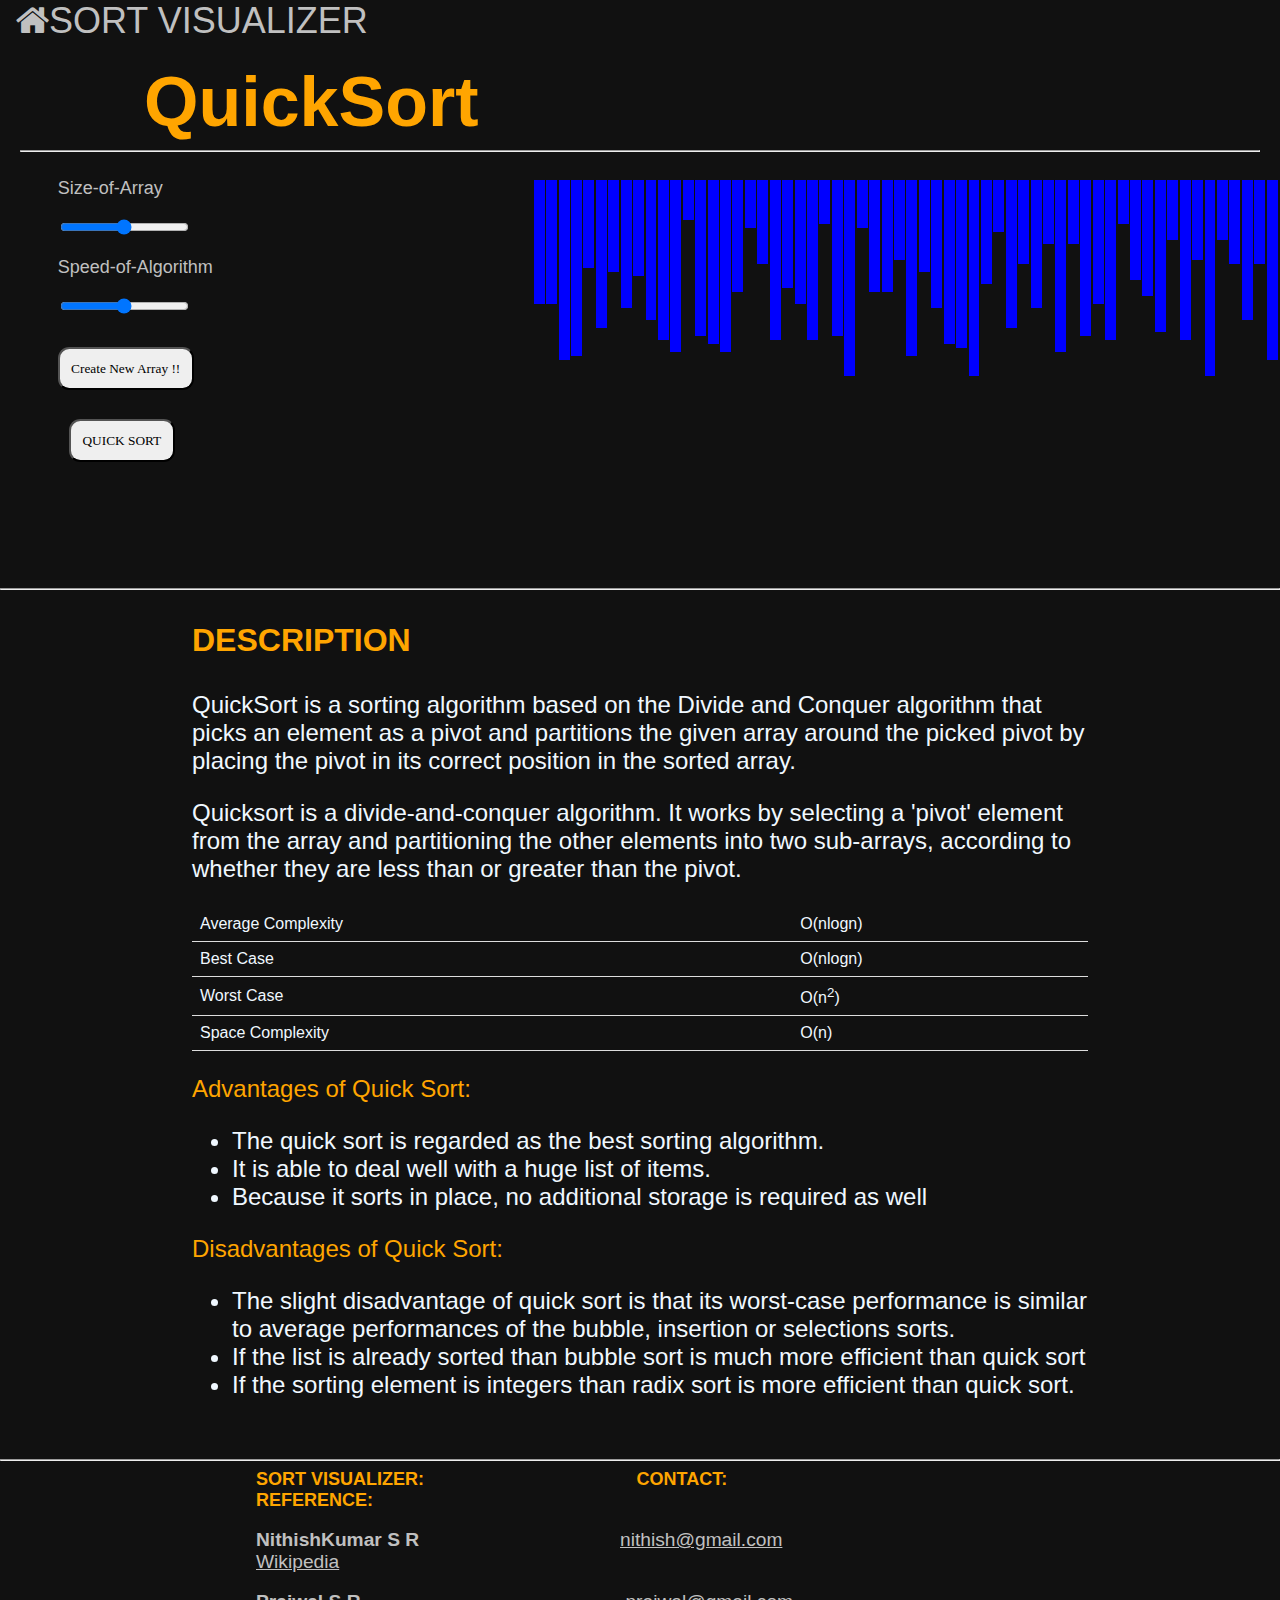
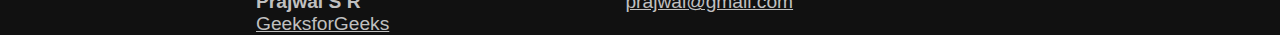
<file: quicksort.html>
<!DOCTYPE html>
<html lang="en">
<head>
    <meta charset="UTF-8">
    <meta name="viewport" content="width=device-width, initial-scale=1.0">
    <link rel="stylesheet" href="https://cdnjs.cloudflare.com/ajax/libs/font-awesome/4.7.0/css/font-awesome.min.css">
    <title>QuickSort</title>
    <link rel="stylesheet" href="css/bubbleCss.css">

    <script>
        function myFunction() {
  var x = document.getElementById("myLinks");
  if (x.style.display === "block") {
    x.style.display = "none";
  } else {
    x.style.display = "block";
  }
}

 /*Set the width of the side navigation to 250px and the left margin of the page content to 250px */
function openNav() {
  document.getElementById("mySidenav").style.width = "250px";
  document.getElementById("main").style.marginLeft = "250px";
}

/* Set the width of the side navigation to 0 and the left margin of the page content to 0 */
function closeNav() {
  document.getElementById("mySidenav").style.width = "0";
  document.getElementById("main").style.marginLeft = "0";
}

    </script>
</head>
<body>
     <header>
        <span onclick="openNav()" class="home"><i class="fa fa-home"></i>SORT VISUALIZER</span>
        </header>
    <div id="mySidenav" class="sidenav">
            <a href="javascript:void(0)" class="closebtn" onclick="closeNav()">&times;</a>
            <a href="index.html">Home</a>
            <a href="#">QUADRATIC</a>
            <ol>
            <a href="bubblesort.html">Bubble Sort</a>
            <a href="selectinosort.html">Selection Sort</a>
            <a href="insertionsort.html">Insertion Sort</a></ol>
           <a href="#"> LOGARITHMIC</a>
            <ol>
            <a href="quicksort.html">Quick Sort</a>
            <a href="mergesort.html">Merge Sort</a>
            <a href="heapsort.html">Heap Sort</a>
            </ol>
        </div>
    <div id="main">
        <b class="bubble">QuickSort</b><br><hr>
        <div class="head1" >
          <p>Size-of-Array</p>
          <input type="range" id="a_size" min="20"  max="100" step="1">
          <p>Speed-of-Algorithm</p>
          <input type="range" id="a_speed" min="1" max="5" step="1"><br><br>
          <button id="a_create">Create New Array !!</button><br>
          <div class="head3">
           <br> <button>QUICK SORT</button>
          </div>
      </div>
      </div>
        </div>
      
        <section>
          <div class="content1">
          </div>
      
          <div id="container2">
      
          </div>
          </section><hr>
        </div>
        <div id="cover">
            <h3 style="font-family: 'Trebuchet MS', 'Lucida Sans Unicode', 'Lucida Grande', 'Lucida Sans', Arial, sans-serif;font-size: xx-large; color: orange;">
            DESCRIPTION</h3>
                      
             <p>QuickSort is a sorting algorithm based on the Divide and Conquer algorithm that picks an element as a pivot and partitions the given array around the picked pivot by placing the pivot in its correct position in the sorted array.</p>
             <p>Quicksort is a divide-and-conquer algorithm. It works by selecting a 'pivot' element from the array and partitioning the other elements into two sub-arrays, according to whether they are less than or greater than the pivot.</p>

                <table>
                  <tr>
                    <td>Average Complexity</td>
                    <td>O(nlogn)</td>
                  </tr>
                  <tr>
                    <td>Best Case</td>
                    <td>O(nlogn)</td>
                  </tr>
                  <tr>
                    <td>Worst Case</td>
                    <td>O(n<sup>2</sup>)</td>
                  </tr>
                  <tr>
                    <td>Space Complexity</td>
                    <td>O(n)</td>
                  </tr>
                </table>
                <p style="color: orange;">Advantages of Quick Sort:</p>
                <ul>
                    <li>The quick sort is regarded as the best sorting algorithm.</li>
                    <li>It is able to deal well with a huge list of items.</li>
                    <li>Because it sorts in place, no additional storage is required as well</li>
                </ul>
                <p style="color: orange;">Disadvantages of Quick Sort:</p>
                <ul>
                    <li>The slight disadvantage of quick sort is that its worst-case performance is similar to average performances of the bubble, insertion or selections sorts.</li>
                    <li>If the list is already sorted than bubble sort is much more efficient than quick sort</li>
                    <li>If the sorting element is integers than radix sort is more efficient than quick sort.</li>
                </ul>
            </div><br><br>
        <hr> 
        <div>
          <footer>
            <b class="lasthead">SORT VISUALIZER:</b>&emsp;&emsp;&emsp;&emsp;&emsp;&emsp;&emsp;&emsp;&emsp;&emsp;&emsp;&emsp;&emsp;
            <b class="lasthead">CONTACT:</b>&emsp;&emsp;&emsp;&emsp;&emsp;&emsp;&emsp;&emsp;&emsp;&emsp;&emsp;
            <b class="lasthead">REFERENCE:</b><br><br>
            <b class="last">NithishKumar S R</b>
            &emsp;&emsp;&emsp;&emsp;&emsp;&emsp;&emsp;&emsp;&emsp;&emsp;&emsp;&emsp;
            <a href="#" class="last">nithish@gmail.com</a>&emsp;&emsp;&emsp;&emsp;&emsp;&emsp;&emsp;&emsp;&emsp;&emsp;&emsp;
            <a href="https://www.google.co.in/url?sa=i&rct=j&q=&esrc=s&source=web&cd=&ved=0CDkQw7AJahcKEwigr8Gxi96AAxUAAAAAHQAAAAAQAg&url=https%3A%2F%2Fen.wikipedia.org%2Fwiki%2FSorting_algorithm&psig=AOvVaw0jT1cwR92UXIfIljXZMHBV&ust=1692169123762388&opi=89978449" class="last">Wikipedia</a><br><br>
            <b class="last">Prajwal S R</b>
            &emsp;&emsp;&emsp;&emsp;&emsp;&emsp;&emsp;&emsp;&emsp;&emsp;&emsp;&emsp;&emsp;&emsp;&emsp;&emsp;
            <a href="#" class="last">prajwal@gmail.com</a>&emsp;&emsp;&emsp;&emsp;&emsp;&emsp;&emsp;&emsp;&emsp;&emsp;
            <a href="https://www.google.co.in/url?sa=t&rct=j&q=&esrc=s&source=web&cd=&cad=rja&uact=8&ved=2ahUKEwimzpvHi96AAxUkcGwGHRscCT8QFnoECA0QAQ&url=https%3A%2F%2Fwww.geeksforgeeks.org%2Fsorting-algorithms%2F&usg=AOvVaw1TxZ01MdWgx72FdWekzdzg&opi=89978449" class="last">GeeksforGeeks</a><br>
          </div>
        </footer>
    </div>
          <script src="javascript/quick_sort.js"></script>
          <script src="javascript/First.js"></script>
          <script src="javascript/Second.js"></script>
</body>
</html>
</file>
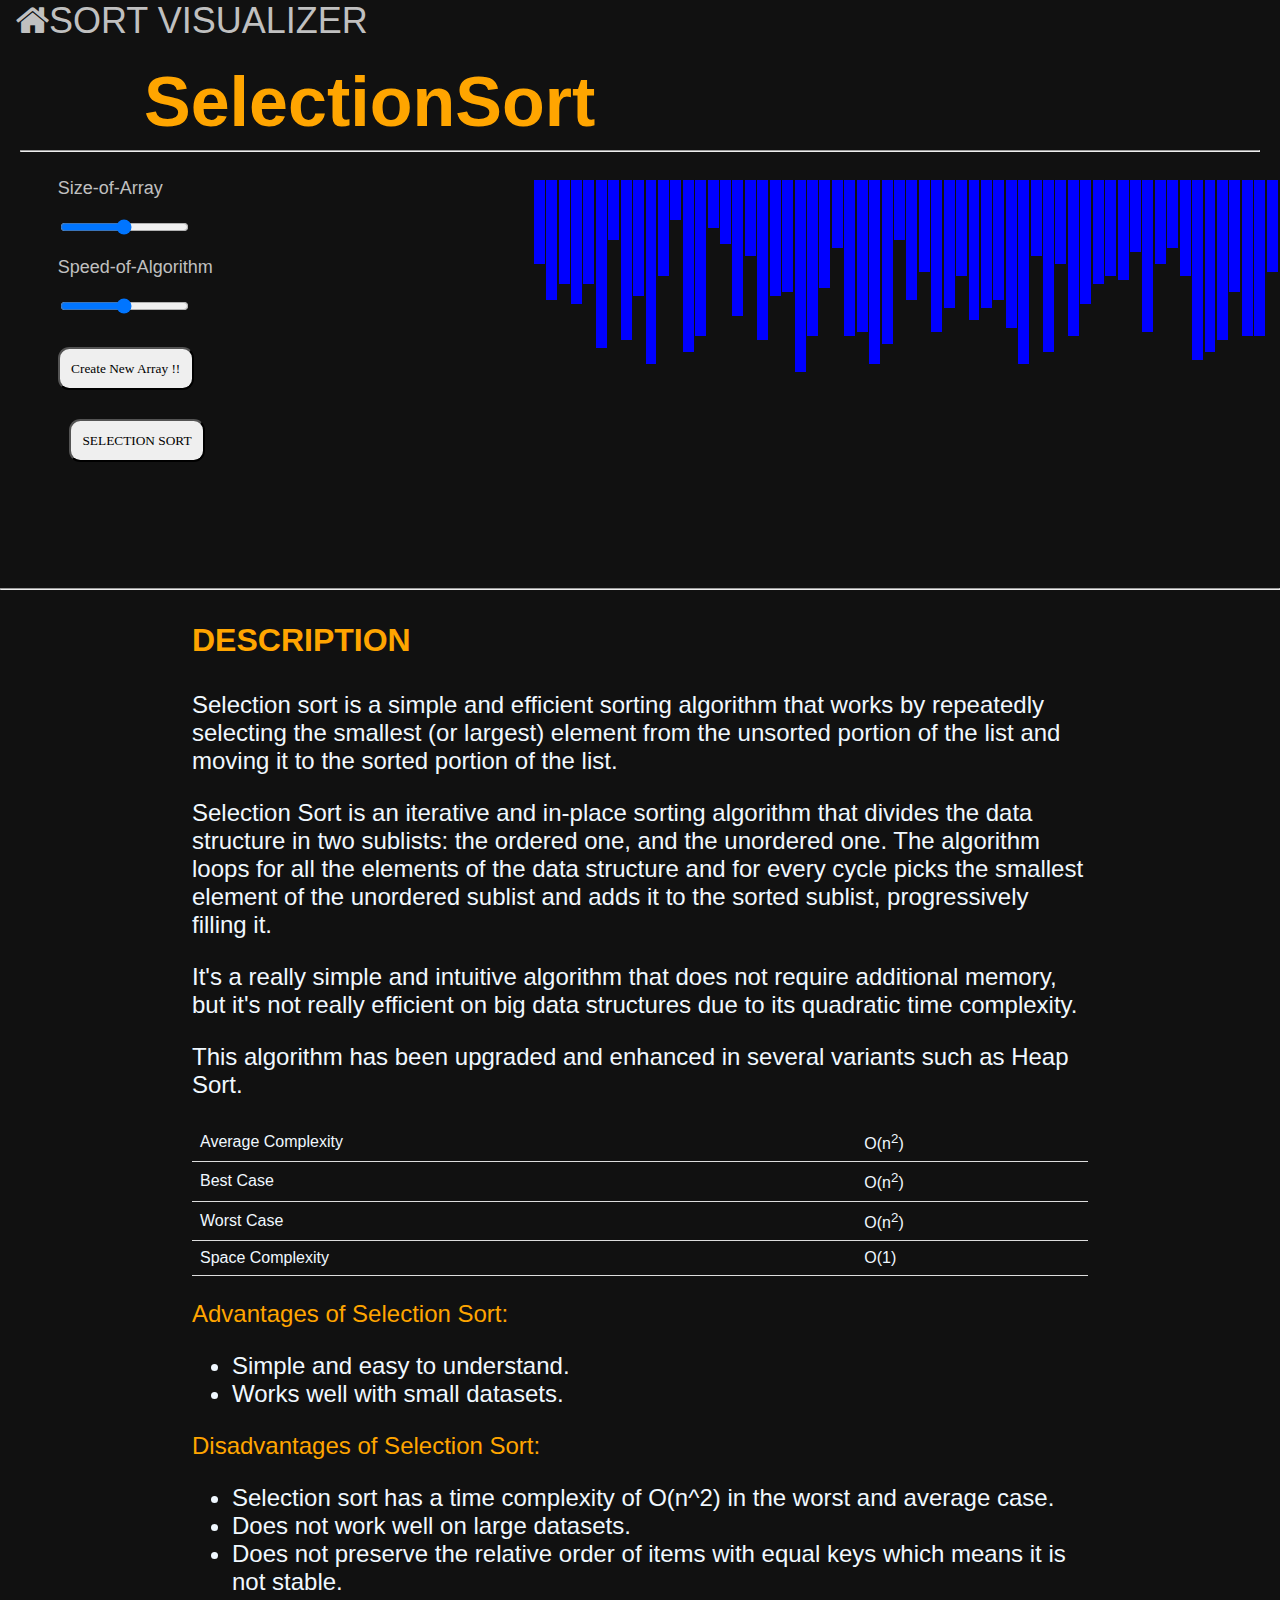
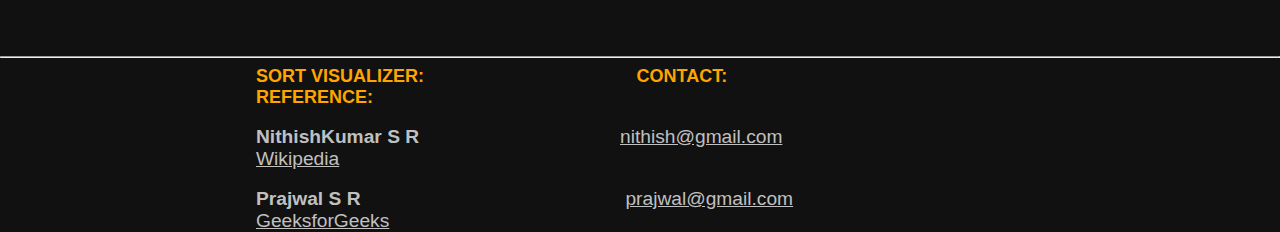
<file: selectinosort.html>
<!DOCTYPE html>
<html lang="en">
<head>
    <meta charset="UTF-8">
    <meta name="viewport" content="width=device-width, initial-scale=1.0">
    <link rel="stylesheet" href="https://cdnjs.cloudflare.com/ajax/libs/font-awesome/4.7.0/css/font-awesome.min.css">
    <title>SelectionSort</title>
    <link rel="stylesheet" href="css/bubbleCss.css">
    <script>
        function myFunction() {
  var x = document.getElementById("myLinks");
  if (x.style.display === "block") {
    x.style.display = "none";
  } else {
    x.style.display = "block";
  }
}

 /*Set the width of the side navigation to 250px and the left margin of the page content to 250px */
function openNav() {
  document.getElementById("mySidenav").style.width = "250px";
  document.getElementById("main").style.marginLeft = "250px";
}

/* Set the width of the side navigation to 0 and the left margin of the page content to 0 */
function closeNav() {
  document.getElementById("mySidenav").style.width = "0";
  document.getElementById("main").style.marginLeft = "0";
}

    </script>
</head>
<body>
     <header>
        <span onclick="openNav()" class="home"><i class="fa fa-home"></i>SORT VISUALIZER</span>
        </header>
    <div id="mySidenav" class="sidenav">
            <a href="javascript:void(0)" class="closebtn" onclick="closeNav()">&times;</a>
            <a href="index.html">Home</a>
            <a href="#">QUADRATIC</a>
            <ol>
            <a href="bubblesort.html">Bubble Sort</a>
            <a href="selectinosort.html">Selection Sort</a>
            <a href="insertionsort.html">Insertion Sort</a></ol>
           <a href="#"> LOGARITHMIC</a>
            <ol>
            <a href="quicksort.html">Quick Sort</a>
            <a href="mergesort.html">Merge Sort</a>
            <a href="heapsort.html">Heap Sort</a>
            </ol>
        </div>
    <div id="main">
        <b class="bubble">SelectionSort</b><br><hr>
        <div class="head1" >
          <p>Size-of-Array</p>
          <input type="range" id="a_size" min="20"  max="100" step="1">
          <p>Speed-of-Algorithm</p>
          <input type="range" id="a_speed" min="1" max="5" step="1"><br><br>
          <button id="a_create">Create New Array !!</button><br>
          <div class="head3">
           <br> <button>SELECTION SORT</button>
          </div>
      </div>
      </div>
        </div>
      
        <section>
          <div class="content1">
          </div>
      
          <div id="container2">
      
          </div>
          </section><hr>
        </div>
        <div id="cover">
            <h3 style="font-family: 'Trebuchet MS', 'Lucida Sans Unicode', 'Lucida Grande', 'Lucida Sans', Arial, sans-serif;font-size: xx-large; color: orange;">
            DESCRIPTION</h3>
                      
             <p>Selection sort is a simple and efficient sorting algorithm that works by repeatedly selecting the smallest (or largest) element from the unsorted portion of the list and moving it to the sorted portion of the list. </p>
             <p>Selection Sort is an iterative and in-place sorting algorithm that divides the data structure in two sublists: the ordered one, and the unordered one. The algorithm loops for all the elements of the data structure and for every cycle picks the smallest element of the unordered sublist and adds it to the sorted sublist, progressively filling it.</p>
             <p>It's a really simple and intuitive algorithm that does not require additional memory, but it's not really efficient on big data structures due to its quadratic time complexity.</p>
             <p>This algorithm has been upgraded and enhanced in several variants such as Heap Sort.</p>
                <table>
                  <tr>
                    <td>Average Complexity</td>
                    <td>O(n<sup>2</sup>)</td>
                  </tr>
                  <tr>
                    <td>Best Case</td>
                    <td>O(n<sup>2</sup>)</td>
                  </tr>
                  <tr>
                    <td>Worst Case</td>
                    <td>O(n<sup>2</sup>)</td>
                  </tr>
                  <tr>
                    <td>Space Complexity</td>
                    <td>O(1)</td>
                  </tr>
                </table>
                <p style="color: orange;">Advantages of Selection Sort:</p>
                <ul>
                    <li>Simple and easy to understand.</li>
                    <li>Works well with small datasets.</li>
                </ul>
                <p style="color: orange;">Disadvantages of Selection Sort:</p>
                <ul>
                    <li>Selection sort has a time complexity of O(n^2) in the worst and average case.</li>
                    <li>Does not work well on large datasets.</li>
                    <li>Does not preserve the relative order of items with equal keys which means it is not stable.</li>
               </ul>
            </div><br><br>
        <hr> 
        <div>
          <footer>
            <b class="lasthead">SORT VISUALIZER:</b>&emsp;&emsp;&emsp;&emsp;&emsp;&emsp;&emsp;&emsp;&emsp;&emsp;&emsp;&emsp;&emsp;
            <b class="lasthead">CONTACT:</b>&emsp;&emsp;&emsp;&emsp;&emsp;&emsp;&emsp;&emsp;&emsp;&emsp;&emsp;
            <b class="lasthead">REFERENCE:</b><br><br>
            <b class="last">NithishKumar S R</b>
            &emsp;&emsp;&emsp;&emsp;&emsp;&emsp;&emsp;&emsp;&emsp;&emsp;&emsp;&emsp;
            <a href="#" class="last">nithish@gmail.com</a>&emsp;&emsp;&emsp;&emsp;&emsp;&emsp;&emsp;&emsp;&emsp;&emsp;&emsp;
            <a href="https://www.google.co.in/url?sa=i&rct=j&q=&esrc=s&source=web&cd=&ved=0CDkQw7AJahcKEwigr8Gxi96AAxUAAAAAHQAAAAAQAg&url=https%3A%2F%2Fen.wikipedia.org%2Fwiki%2FSorting_algorithm&psig=AOvVaw0jT1cwR92UXIfIljXZMHBV&ust=1692169123762388&opi=89978449" class="last">Wikipedia</a><br><br>
            <b class="last">Prajwal S R</b>
            &emsp;&emsp;&emsp;&emsp;&emsp;&emsp;&emsp;&emsp;&emsp;&emsp;&emsp;&emsp;&emsp;&emsp;&emsp;&emsp;
            <a href="#" class="last">prajwal@gmail.com</a>&emsp;&emsp;&emsp;&emsp;&emsp;&emsp;&emsp;&emsp;&emsp;&emsp;
            <a href="https://www.google.co.in/url?sa=t&rct=j&q=&esrc=s&source=web&cd=&cad=rja&uact=8&ved=2ahUKEwimzpvHi96AAxUkcGwGHRscCT8QFnoECA0QAQ&url=https%3A%2F%2Fwww.geeksforgeeks.org%2Fsorting-algorithms%2F&usg=AOvVaw1TxZ01MdWgx72FdWekzdzg&opi=89978449" class="last">GeeksforGeeks</a><br>
          </div>
        </footer>
    </div>
          <script src="javascript/Selection_sort.js"></script>
          <script src="javascript/First.js"></script>
          <script src="javascript/Second.js"></script>
</body>
</html>
</file>
<file: css/style.css>
header {
    text-align: left;
    background-color: #111;
    color: white;
}
.home{
    text-align:left; /* Center-align text */
    padding: 16px; /* Add some padding */
    transition: all 0.3s ease; /* Add transition for hover effects */
    color:silver; /* White text color */
    font-size: 36px; /* Increased font-size */
}
body {
    margin: 0px;
    padding: auto;
    background-color: #111;
    font-family: -apple-system, BlinkMacSystemFont, 'Segoe UI', Roboto, Oxygen, Ubuntu, Cantarell, 'Open Sans', 'Helvetica Neue', sans-serif;
}

/* The side navigation menu */
.sidenav {
    height: 100%; /* 100% Full-height */
    width: 0; /* 0 width - change this with JavaScript */
    position: fixed; /* Stay in place */
    z-index: 1; /* Stay on top */
    top: 0; /* Stay at the top */
    left: 0;
    background-color: #111; /* Black*/
    overflow-x: hidden; /* Disable horizontal scroll */
    padding-top: 60px; /* Place content 60px from the top */
    transition: 0.5s; /* 0.5 second transition effect to slide in the sidenav */
  }
  
  /* The navigation menu links */
  .sidenav a {
    padding: 8px 8px 8px 32px;
    text-decoration: none;
    font-size: 25px;
    color: #818181;
    display: block;
    transition: 0.3s;
  }
  
  /* When you mouse over the navigation links, change their color */
  .sidenav a:hover {
    color: #f1f1f1;
  }
  
  /* Position and style the close button (top right corner) */
  .sidenav .closebtn {
    position: absolute;
    top: 0;
    right: 25px;
    font-size: 36px;
    margin-left: 50px;
  }
  
  /* Style page content - use this if you want to push the page content to the right when you open the side navigation */
  #main {
    transition: margin-left .5s;
    padding: 20px;
  }
  
  /* On smaller screens, where height is less than 450px, change the style of the sidenav (less padding and a smaller font size) */
  @media screen and (max-height: 450px) {
    .sidenav {padding-top: 15px;}
    .sidenav a {font-size: 18px;}
  }



  /* Container holding the image and the text */
.container {
    position: relative;
    text-align: center;
    color: white;
  }
  /* Centered text */
  .centered {
    position: absolute;
    bottom: 0px;
    right: 20px;
    font-size: larger;
    color: silver;
    padding-left: 20px;
    padding-right: 0px;
  }
  /* Top left text */
.top-left {
    color: white;
    background-color: #111;
    position: absolute;
    top: 8px;
    left: 16px;
  }
  
  p{
    color: #818181;
    text-align: center;
  }

/*----text---*/
  #cover{
    padding-left: 15%;
    padding-right: 15%;
    color: aliceblue;
  }
  p{
    color: aliceblue;
    text-align: left;
    font-size: x-large;
    font-family:Arial, Helvetica, sans-serif;
  }
  li{
    color: aliceblue;
    text-align: left;
    font-size: x-large;
    font-family:Arial, Helvetica, sans-serif;
  }
  /*----sort button---*/
  .button{
    padding-right: 45%;
    padding-left: 45%;
    align-items: center;
    
  }
  button{
    background-color: orange;
    border-radius: 40%;
    color:black;
    font-size: 50px;
    margin: auto;
  }
/*-----footer-------*/ 
  footer {
    padding-left:20% ;
    padding-right: 20%;
    background-color:#111;
    overflow: hidden;
}
.lasthead{
  font-size:large;
  color: orange;
  font-family: 'Gill Sans', 'Gill Sans MT', Calibri, 'Trebuchet MS', sans-serif;
}
.last{
  font-size: larger;
  color: silver;
  font-family: 'Gill Sans', 'Gill Sans MT', Calibri, 'Trebuchet MS', sans-serif;
}
</file>
<file: css/bubbleCss.css>
/*---header--*/
header {
    text-align: left;
    background-color: #111;
    color: white;
}
/*--symbole--*/
.home{
    text-align:left; 
    padding: 16px;
    transition: all 0.3s ease; 
    color:silver; 
    font-size: 36px;
}

/*--side navigation menu---*/
.sidenav {
    height: 100%;
    width: 0;
    position: fixed; 
    z-index: 1; 
    top: 0; 
    left: 0;
    background-color: #111; 
    overflow-x: hidden; 
    padding-top: 60px; 
    transition: 0.5s; 
  }
  
  /*--navigation menu links--*/
  .sidenav a {
    padding: 8px 8px 8px 32px;
    text-decoration: none;
    font-size: 25px;
    color: #818181;
    display: block;
    transition: 0.3s;
  }
  .sidenav a:hover {
    color: #f1f1f1;
  }
  .sidenav .closebtn {
    position: absolute;
    top: 0;
    right: 25px;
    font-size: 36px;
    margin-left: 50px;
  }
  
  /* pusch content when menu bar is opened */
  #main {
    transition: margin-left .5s;
    padding: 20px;
  }
  @media screen and (max-height: 450px) {
    .sidenav {padding-top: 15px;}
    .sidenav a {font-size: 18px;}
  }
  /*--body--*/
  body {
    margin: 0px;
    padding: auto;
    background-color: #111;
    font-family: -apple-system, BlinkMacSystemFont, 'Segoe UI', Roboto, Oxygen, Ubuntu, Cantarell, 'Open Sans', 'Helvetica Neue', sans-serif;
}
/*---button--*/
  .bubble{
    color: orange;
    text-align: left;
    padding-left: 10%;
    font-size:  70px;
  }
  .head1{
    margin-left: 1cm;
    margin-top: 0cm;
    float:left;
    font-family: cursive;
}
.head1 button{
    margin-top:0.3cm;
    font-family: 'Times New Roman', Times, serif;
    padding:0.3cm;
    border-radius: 0.3cm; 
}
.head1 button:hover{
    background-color:orange;
}
.head1 p{
  color: silver;
    font-size: large;
}
.head3 button{
    font-family: 'Times New Roman', Times, serif;
    
    margin-left:0.3cm;
    border-radius: 0.3cm;
}

.head3 button:hover{
    background-color:orange;
}
.content1{
  padding-left: 0%;
  width: 20px; 
  height: 400px;
}
section {
  display: grid;
  grid-template-columns: 30% auto;
}
section #container2{
  display:inline-flex;
}

/*----text---*/
#cover{
    
  padding-left: 15%;
  padding-right: 15%;
  color: aliceblue;
}
p{
  color: aliceblue;
  text-align: left;
  font-size: x-large;
  font-family:Arial, Helvetica, sans-serif;
}
li{
  color: aliceblue;
  text-align: left;
  font-size: x-large;
  font-family:Arial, Helvetica, sans-serif;
}

/*-----table---*/
table {
  border-collapse: collapse;
  width: 100%;
}

th, td {
  padding: 8px;
  text-align: left;
  border-bottom: 1px solid #ddd;
}

tr:hover {background-color: coral;}

/*-----footer-------*/ 
footer {
  padding-left:20% ;
  padding-right: 20%;
  background-color:#111;
  overflow: hidden;
}
.lasthead{
font-size:large;
color: orange;
font-family: 'Gill Sans', 'Gill Sans MT', Calibri, 'Trebuchet MS', sans-serif;
}
.last{
font-size: larger;
color: silver;
font-family: 'Gill Sans', 'Gill Sans MT', Calibri, 'Trebuchet MS', sans-serif;
}
</file>
